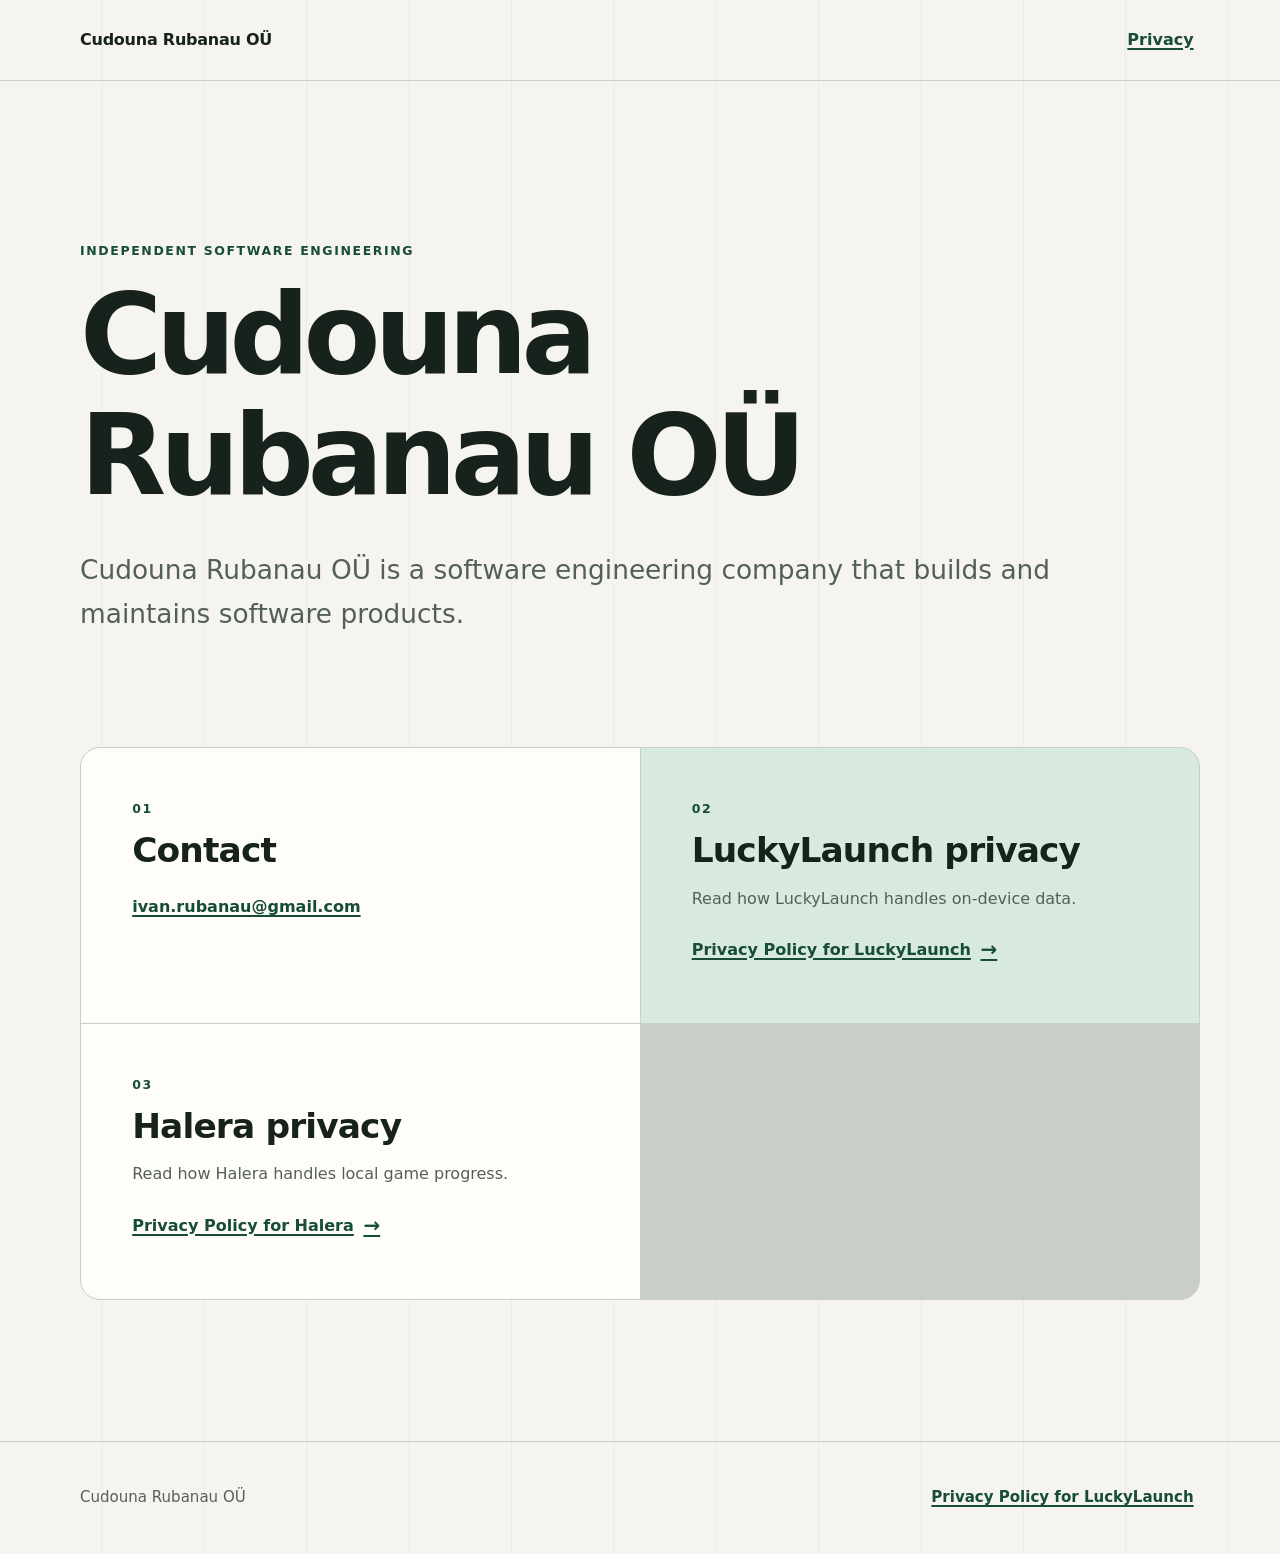
<file: site/index.html>
<!doctype html>
<html lang="en">
  <head>
    <meta charset="utf-8">
    <meta
      http-equiv="Content-Security-Policy"
      content="default-src 'none'; style-src 'self'; img-src 'self' data:; base-uri 'none'; form-action 'none'; object-src 'none'; script-src 'none'; connect-src 'none'; font-src 'none'; upgrade-insecure-requests"
    >
    <meta name="viewport" content="width=device-width, initial-scale=1">
    <meta
      name="description"
      content="Cudouna Rubanau OÜ is a software engineering company that builds and maintains software products."
    >
    <meta name="referrer" content="no-referrer">
    <title>Cudouna Rubanau OÜ — Software engineering</title>
    <link rel="canonical" href="https://steel5rat.github.io/">
    <link rel="icon" href="data:image/svg+xml,%3Csvg%20xmlns=%27http%3A%2F%2Fwww.w3.org%2F2000%2Fsvg%27%20viewBox=%270%200%2064%2064%27%3E%3Crect%20width=%2764%27%20height=%2764%27%20rx=%2714%27%20fill=%27%23164c39%27%2F%3E%3C%2Fsvg%3E">
    <link rel="stylesheet" href="styles.css">
  </head>
  <body>
    <a class="skip-link" href="#main-content">Skip to main content</a>

    <header class="site-header">
      <div class="shell header-inner">
        <a class="brand" href="./" aria-current="page">Cudouna Rubanau OÜ</a>
        <nav aria-label="Primary navigation">
          <a class="nav-link" href="privacy/">Privacy</a>
        </nav>
      </div>
    </header>

    <main id="main-content">
      <section class="hero shell" aria-labelledby="company-name">
        <p class="eyebrow">Independent software engineering</p>
        <h1 id="company-name">Cudouna Rubanau OÜ</h1>
        <p class="lede">Cudouna Rubanau OÜ is a software engineering company that builds and maintains software products.</p>
      </section>

      <div class="shell details-grid">
        <section class="panel" aria-labelledby="contact-heading">
          <p class="panel-number" aria-hidden="true">01</p>
          <h2 id="contact-heading">Contact</h2>
          <address>
            <a class="contact-link" href="mailto:ivan.rubanau@gmail.com">ivan.rubanau@gmail.com</a>
          </address>
        </section>

        <section class="panel panel-accent" aria-labelledby="privacy-heading">
          <p class="panel-number" aria-hidden="true">02</p>
          <h2 id="privacy-heading">LuckyLaunch privacy</h2>
          <p>Read how LuckyLaunch handles on-device data.</p>
          <a class="action-link" href="privacy/">Privacy Policy for LuckyLaunch</a>
        </section>
        <section class="panel" aria-labelledby="halera-privacy-heading">
          <p class="panel-number" aria-hidden="true">03</p>
          <h2 id="halera-privacy-heading">Halera privacy</h2>
          <p>Read how Halera handles local game progress.</p>
          <a class="action-link" href="halera/privacy/">Privacy Policy for Halera</a>
        </section>
      </div>
    </main>

    <footer class="site-footer">
      <div class="shell footer-inner">
        <p>Cudouna Rubanau OÜ</p>
        <a class="footer-link" href="privacy/">Privacy Policy for LuckyLaunch</a>
      </div>
    </footer>
  </body>
</html>
</file>
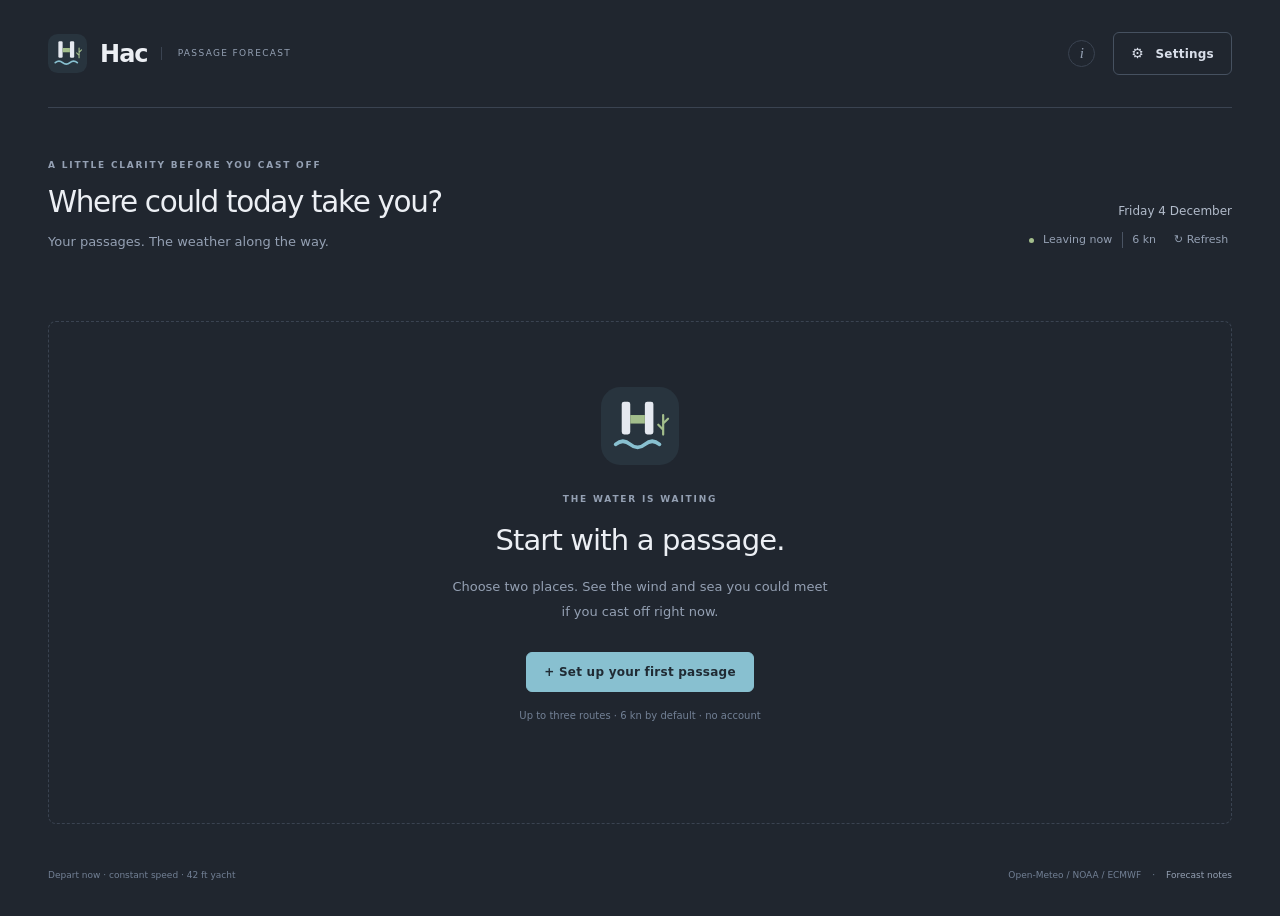
<file: site/hac/index.html>
<!doctype html>
<html lang="en">
  <head>
    <meta charset="UTF-8" />
    <meta name="viewport" content="width=device-width, initial-scale=1" />
    <meta name="color-scheme" content="dark" />
    <meta name="theme-color" content="#20262f" />
    <title>Hac · Passage forecast</title>
    <link rel="icon" href="./icon.svg" type="image/svg+xml" />
    <script type="module" crossorigin src="./assets/index-DP3_Y_m9.js"></script>
    <link rel="stylesheet" crossorigin href="./assets/index-CKVjDiPy.css">
  </head>
  <body>
    <div id="app"></div>
  </body>
</html>
</file>
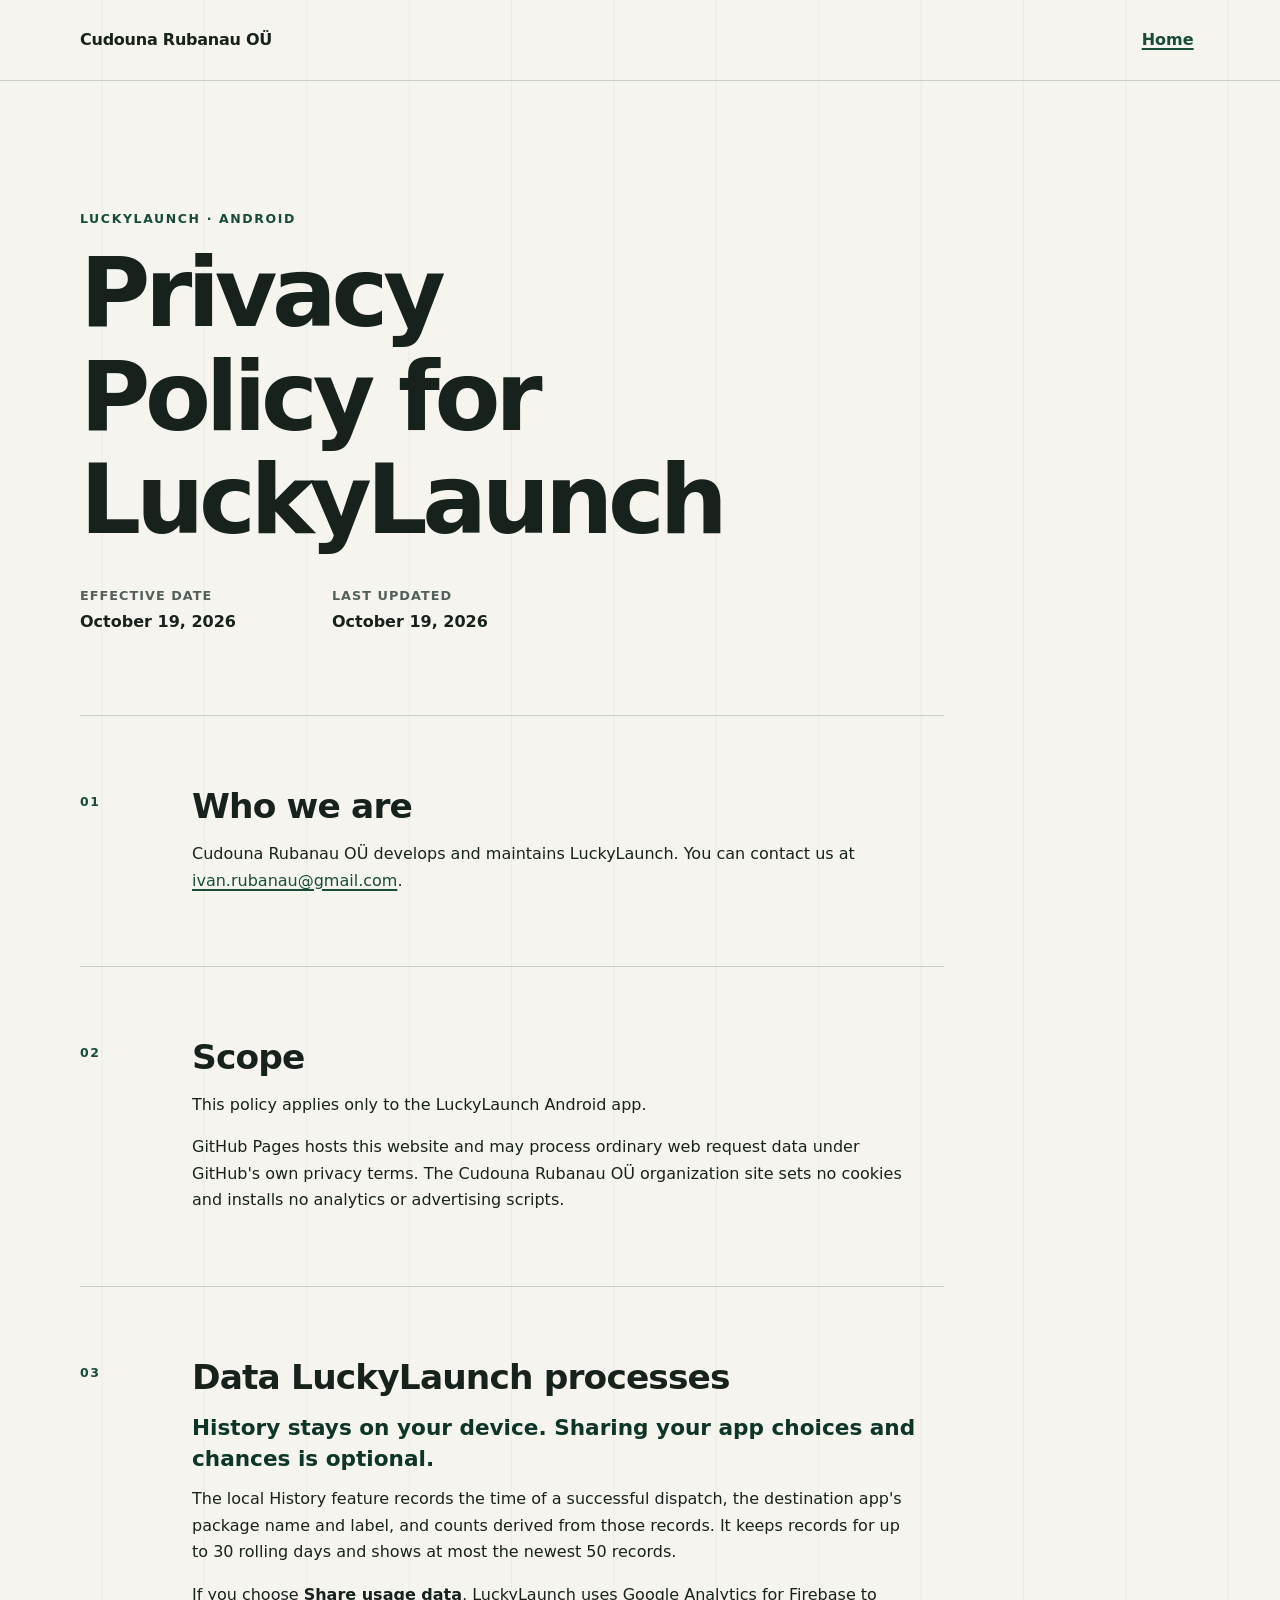
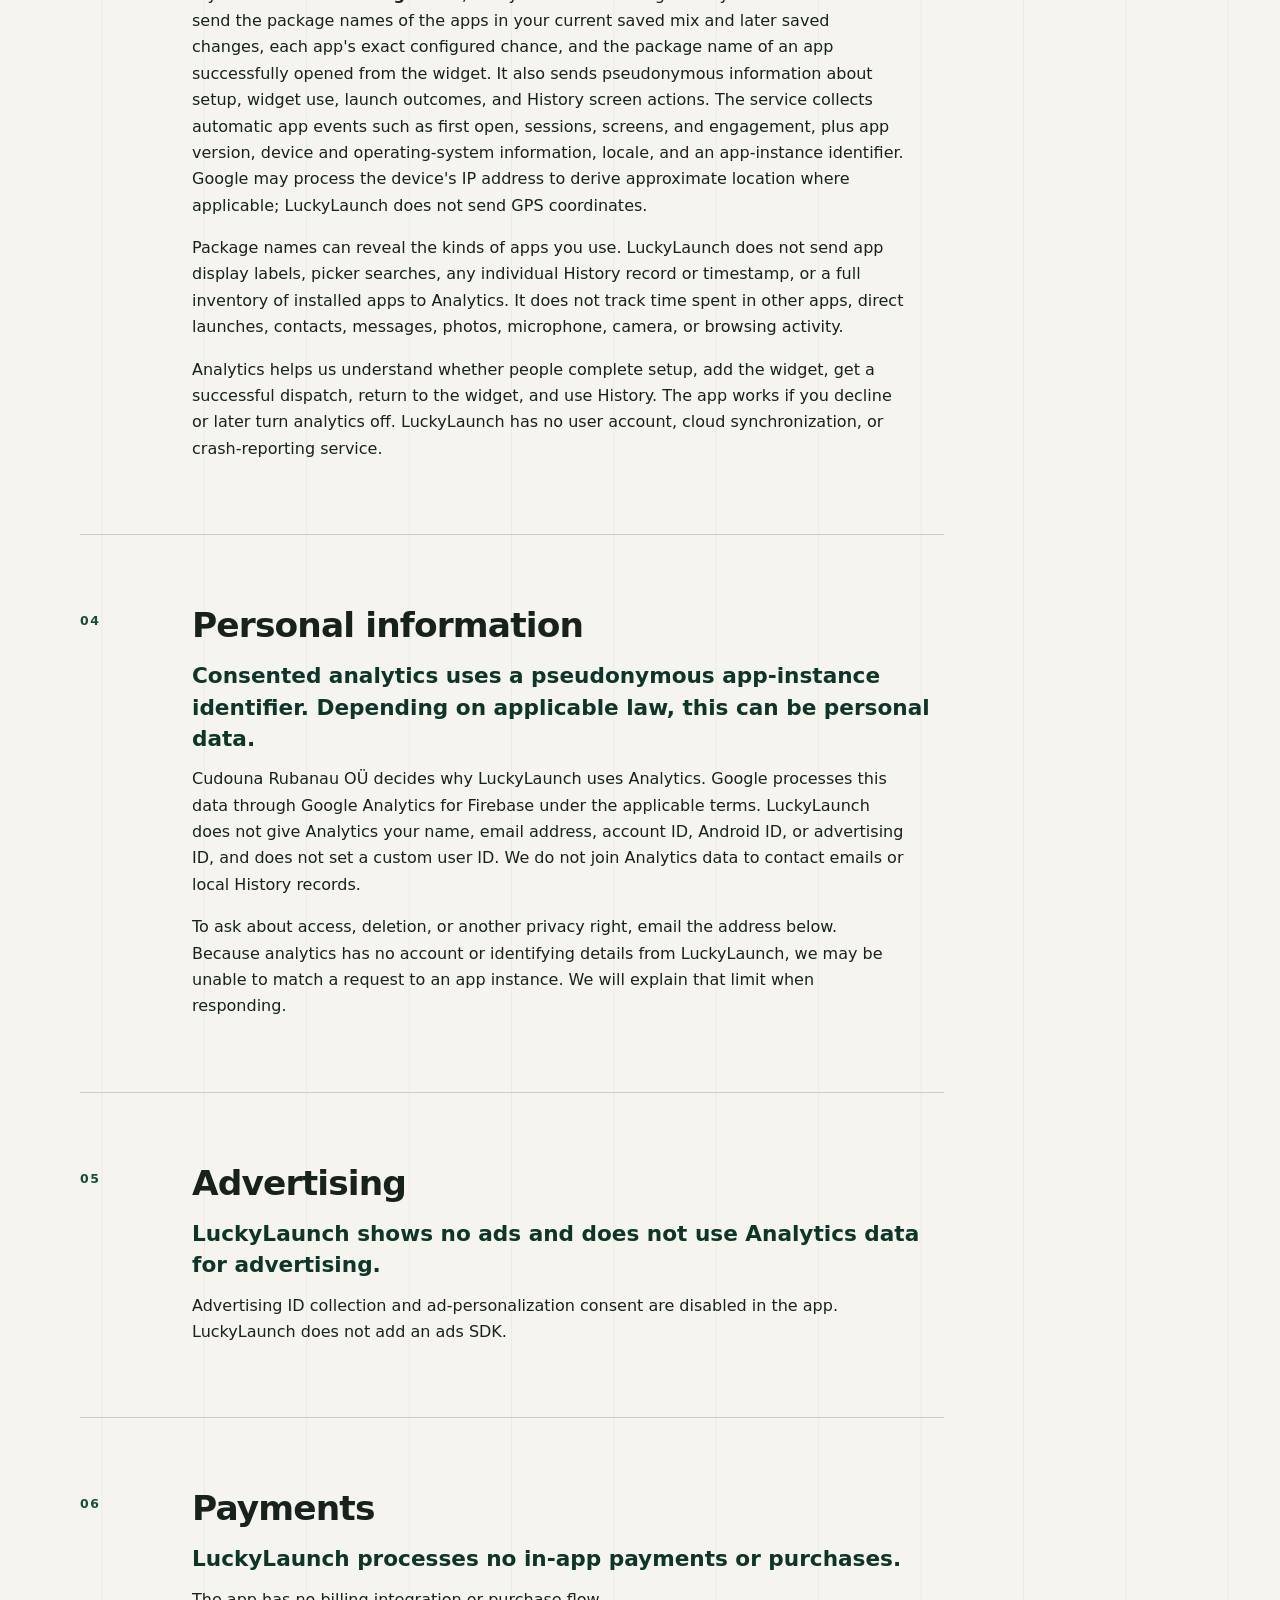
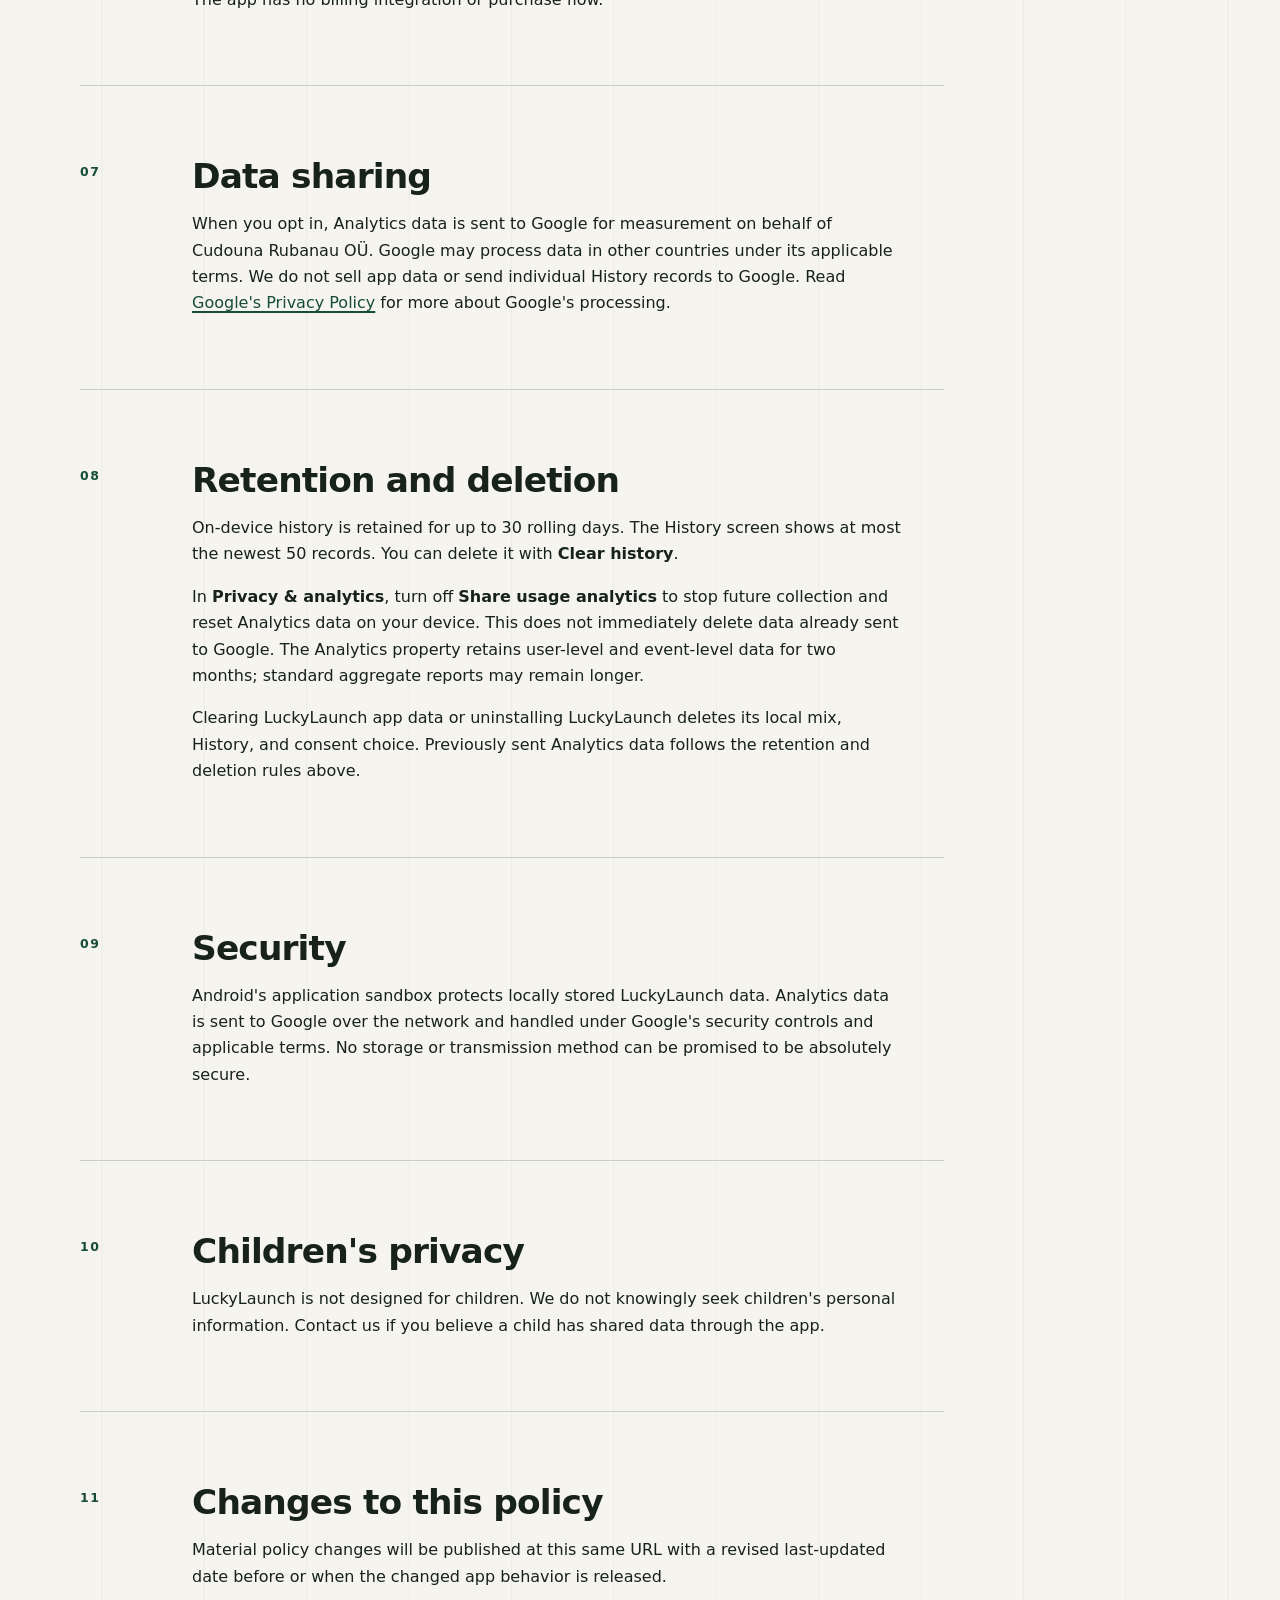
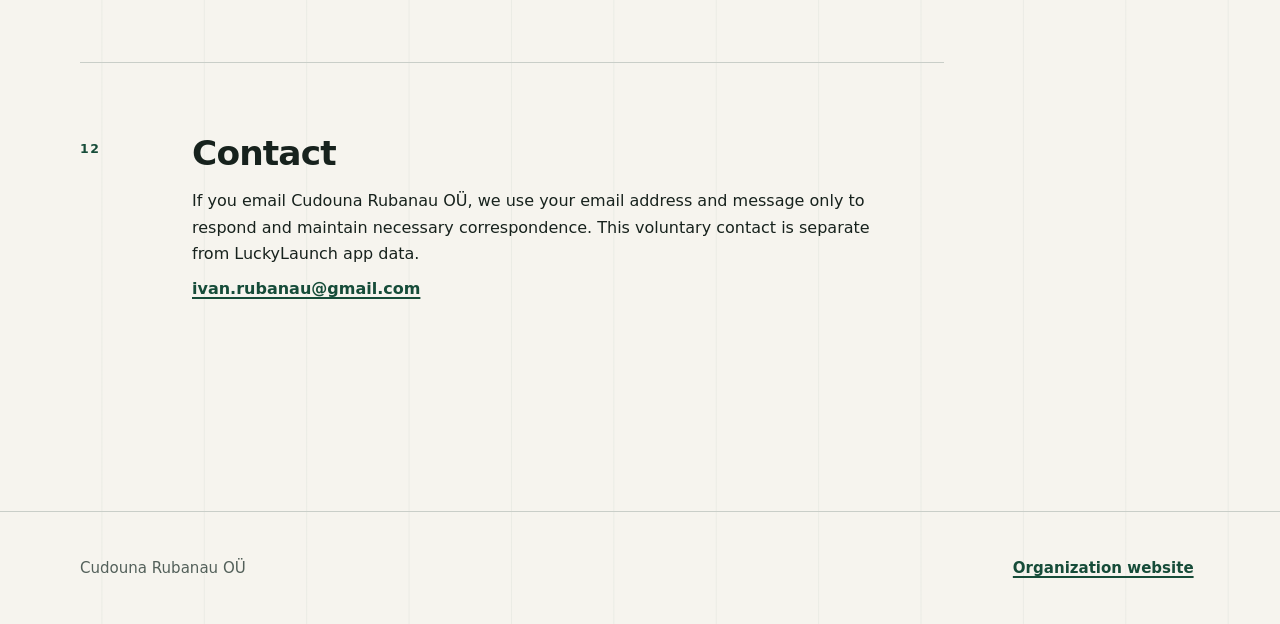
<file: site/privacy/index.html>
<!doctype html>
<html lang="en">
  <head>
    <meta charset="utf-8">
    <meta
      http-equiv="Content-Security-Policy"
      content="default-src 'none'; style-src 'self'; img-src 'self' data:; base-uri 'none'; form-action 'none'; object-src 'none'; script-src 'none'; connect-src 'none'; font-src 'none'; upgrade-insecure-requests"
    >
    <meta name="viewport" content="width=device-width, initial-scale=1">
    <meta
      name="description"
      content="Privacy Policy for the LuckyLaunch Android app by Cudouna Rubanau OÜ."
    >
    <meta name="referrer" content="no-referrer">
    <title>Privacy Policy for LuckyLaunch — Cudouna Rubanau OÜ</title>
    <link rel="canonical" href="https://steel5rat.github.io/privacy/">
    <link rel="icon" href="data:image/svg+xml,%3Csvg%20xmlns=%27http%3A%2F%2Fwww.w3.org%2F2000%2Fsvg%27%20viewBox=%270%200%2064%2064%27%3E%3Crect%20width=%2764%27%20height=%2764%27%20rx=%2714%27%20fill=%27%23164c39%27%2F%3E%3C%2Fsvg%3E">
    <link rel="stylesheet" href="../styles.css">
  </head>
  <body>
    <a class="skip-link" href="#main-content">Skip to main content</a>

    <header class="site-header">
      <div class="shell header-inner">
        <a class="brand" href="../">Cudouna Rubanau OÜ</a>
        <nav aria-label="Primary navigation">
          <a class="nav-link" href="../">Home</a>
        </nav>
      </div>
    </header>

    <main id="main-content" class="policy shell">
      <header class="policy-intro">
        <p class="eyebrow">LuckyLaunch · Android</p>
        <h1>Privacy Policy for LuckyLaunch</h1>
        <dl class="policy-dates">
          <div>
            <dt>Effective date</dt>
            <dd>October 19, 2026</dd>
          </div>
          <div>
            <dt>Last updated</dt>
            <dd>October 19, 2026</dd>
          </div>
        </dl>
      </header>

      <div class="policy-content">
        <section aria-labelledby="who-we-are">
          <p class="section-number" aria-hidden="true">01</p>
          <h2 id="who-we-are">Who we are</h2>
          <p>Cudouna Rubanau OÜ develops and maintains LuckyLaunch. You can contact us at <a href="mailto:ivan.rubanau@gmail.com">ivan.rubanau@gmail.com</a>.</p>
        </section>

        <section aria-labelledby="scope">
          <p class="section-number" aria-hidden="true">02</p>
          <h2 id="scope">Scope</h2>
          <p>This policy applies only to the LuckyLaunch Android app.</p>
          <p>GitHub Pages hosts this website and may process ordinary web request data under GitHub's own privacy terms. The Cudouna Rubanau OÜ organization site sets no cookies and installs no analytics or advertising scripts.</p>
        </section>

        <section aria-labelledby="data-processing">
          <p class="section-number" aria-hidden="true">03</p>
          <h2 id="data-processing">Data LuckyLaunch processes</h2>
          <p class="key-statement">History stays on your device. Sharing your app choices and chances is optional.</p>
          <p>The local History feature records the time of a successful dispatch, the destination app's package name and label, and counts derived from those records. It keeps records for up to 30 rolling days and shows at most the newest 50 records.</p>
          <p>If you choose <strong>Share usage data</strong>, LuckyLaunch uses Google Analytics for Firebase to send the package names of the apps in your current saved mix and later saved changes, each app's exact configured chance, and the package name of an app successfully opened from the widget. It also sends pseudonymous information about setup, widget use, launch outcomes, and History screen actions. The service collects automatic app events such as first open, sessions, screens, and engagement, plus app version, device and operating-system information, locale, and an app-instance identifier. Google may process the device's IP address to derive approximate location where applicable; LuckyLaunch does not send GPS coordinates.</p>
          <p>Package names can reveal the kinds of apps you use. LuckyLaunch does not send app display labels, picker searches, any individual History record or timestamp, or a full inventory of installed apps to Analytics. It does not track time spent in other apps, direct launches, contacts, messages, photos, microphone, camera, or browsing activity.</p>
          <p>Analytics helps us understand whether people complete setup, add the widget, get a successful dispatch, return to the widget, and use History. The app works if you decline or later turn analytics off. LuckyLaunch has no user account, cloud synchronization, or crash-reporting service.</p>
        </section>

        <section aria-labelledby="personal-information">
          <p class="section-number" aria-hidden="true">04</p>
          <h2 id="personal-information">Personal information</h2>
          <p class="key-statement">Consented analytics uses a pseudonymous app-instance identifier. Depending on applicable law, this can be personal data.</p>
          <p>Cudouna Rubanau OÜ decides why LuckyLaunch uses Analytics. Google processes this data through Google Analytics for Firebase under the applicable terms. LuckyLaunch does not give Analytics your name, email address, account ID, Android ID, or advertising ID, and does not set a custom user ID. We do not join Analytics data to contact emails or local History records.</p>
          <p>To ask about access, deletion, or another privacy right, email the address below. Because analytics has no account or identifying details from LuckyLaunch, we may be unable to match a request to an app instance. We will explain that limit when responding.</p>
        </section>

        <section aria-labelledby="advertising">
          <p class="section-number" aria-hidden="true">05</p>
          <h2 id="advertising">Advertising</h2>
          <p class="key-statement">LuckyLaunch shows no ads and does not use Analytics data for advertising.</p>
          <p>Advertising ID collection and ad-personalization consent are disabled in the app. LuckyLaunch does not add an ads SDK.</p>
        </section>

        <section aria-labelledby="payments">
          <p class="section-number" aria-hidden="true">06</p>
          <h2 id="payments">Payments</h2>
          <p class="key-statement">LuckyLaunch processes no in-app payments or purchases.</p>
          <p>The app has no billing integration or purchase flow.</p>
        </section>

        <section aria-labelledby="data-sharing">
          <p class="section-number" aria-hidden="true">07</p>
          <h2 id="data-sharing">Data sharing</h2>
          <p>When you opt in, Analytics data is sent to Google for measurement on behalf of Cudouna Rubanau OÜ. Google may process data in other countries under its applicable terms. We do not sell app data or send individual History records to Google. Read <a href="https://policies.google.com/privacy">Google's Privacy Policy</a> for more about Google's processing.</p>
        </section>

        <section aria-labelledby="retention">
          <p class="section-number" aria-hidden="true">08</p>
          <h2 id="retention">Retention and deletion</h2>
          <p>On-device history is retained for up to 30 rolling days. The History screen shows at most the newest 50 records. You can delete it with <strong>Clear history</strong>.</p>
          <p>In <strong>Privacy &amp; analytics</strong>, turn off <strong>Share usage analytics</strong> to stop future collection and reset Analytics data on your device. This does not immediately delete data already sent to Google. The Analytics property retains user-level and event-level data for two months; standard aggregate reports may remain longer.</p>
          <p>Clearing LuckyLaunch app data or uninstalling LuckyLaunch deletes its local mix, History, and consent choice. Previously sent Analytics data follows the retention and deletion rules above.</p>
        </section>

        <section aria-labelledby="security">
          <p class="section-number" aria-hidden="true">09</p>
          <h2 id="security">Security</h2>
          <p>Android's application sandbox protects locally stored LuckyLaunch data. Analytics data is sent to Google over the network and handled under Google's security controls and applicable terms. No storage or transmission method can be promised to be absolutely secure.</p>
        </section>

        <section aria-labelledby="children">
          <p class="section-number" aria-hidden="true">10</p>
          <h2 id="children">Children's privacy</h2>
          <p>LuckyLaunch is not designed for children. We do not knowingly seek children's personal information. Contact us if you believe a child has shared data through the app.</p>
        </section>

        <section aria-labelledby="changes">
          <p class="section-number" aria-hidden="true">11</p>
          <h2 id="changes">Changes to this policy</h2>
          <p>Material policy changes will be published at this same URL with a revised last-updated date before or when the changed app behavior is released.</p>
        </section>

        <section aria-labelledby="contact">
          <p class="section-number" aria-hidden="true">12</p>
          <h2 id="contact">Contact</h2>
          <p>If you email Cudouna Rubanau OÜ, we use your email address and message only to respond and maintain necessary correspondence. This voluntary contact is separate from LuckyLaunch app data.</p>
          <address>
            <a class="contact-link" href="mailto:ivan.rubanau@gmail.com">ivan.rubanau@gmail.com</a>
          </address>
        </section>
      </div>
    </main>

    <footer class="site-footer">
      <div class="shell footer-inner">
        <p>Cudouna Rubanau OÜ</p>
        <a class="footer-link" href="../">Organization website</a>
      </div>
    </footer>
  </body>
</html>
</file>
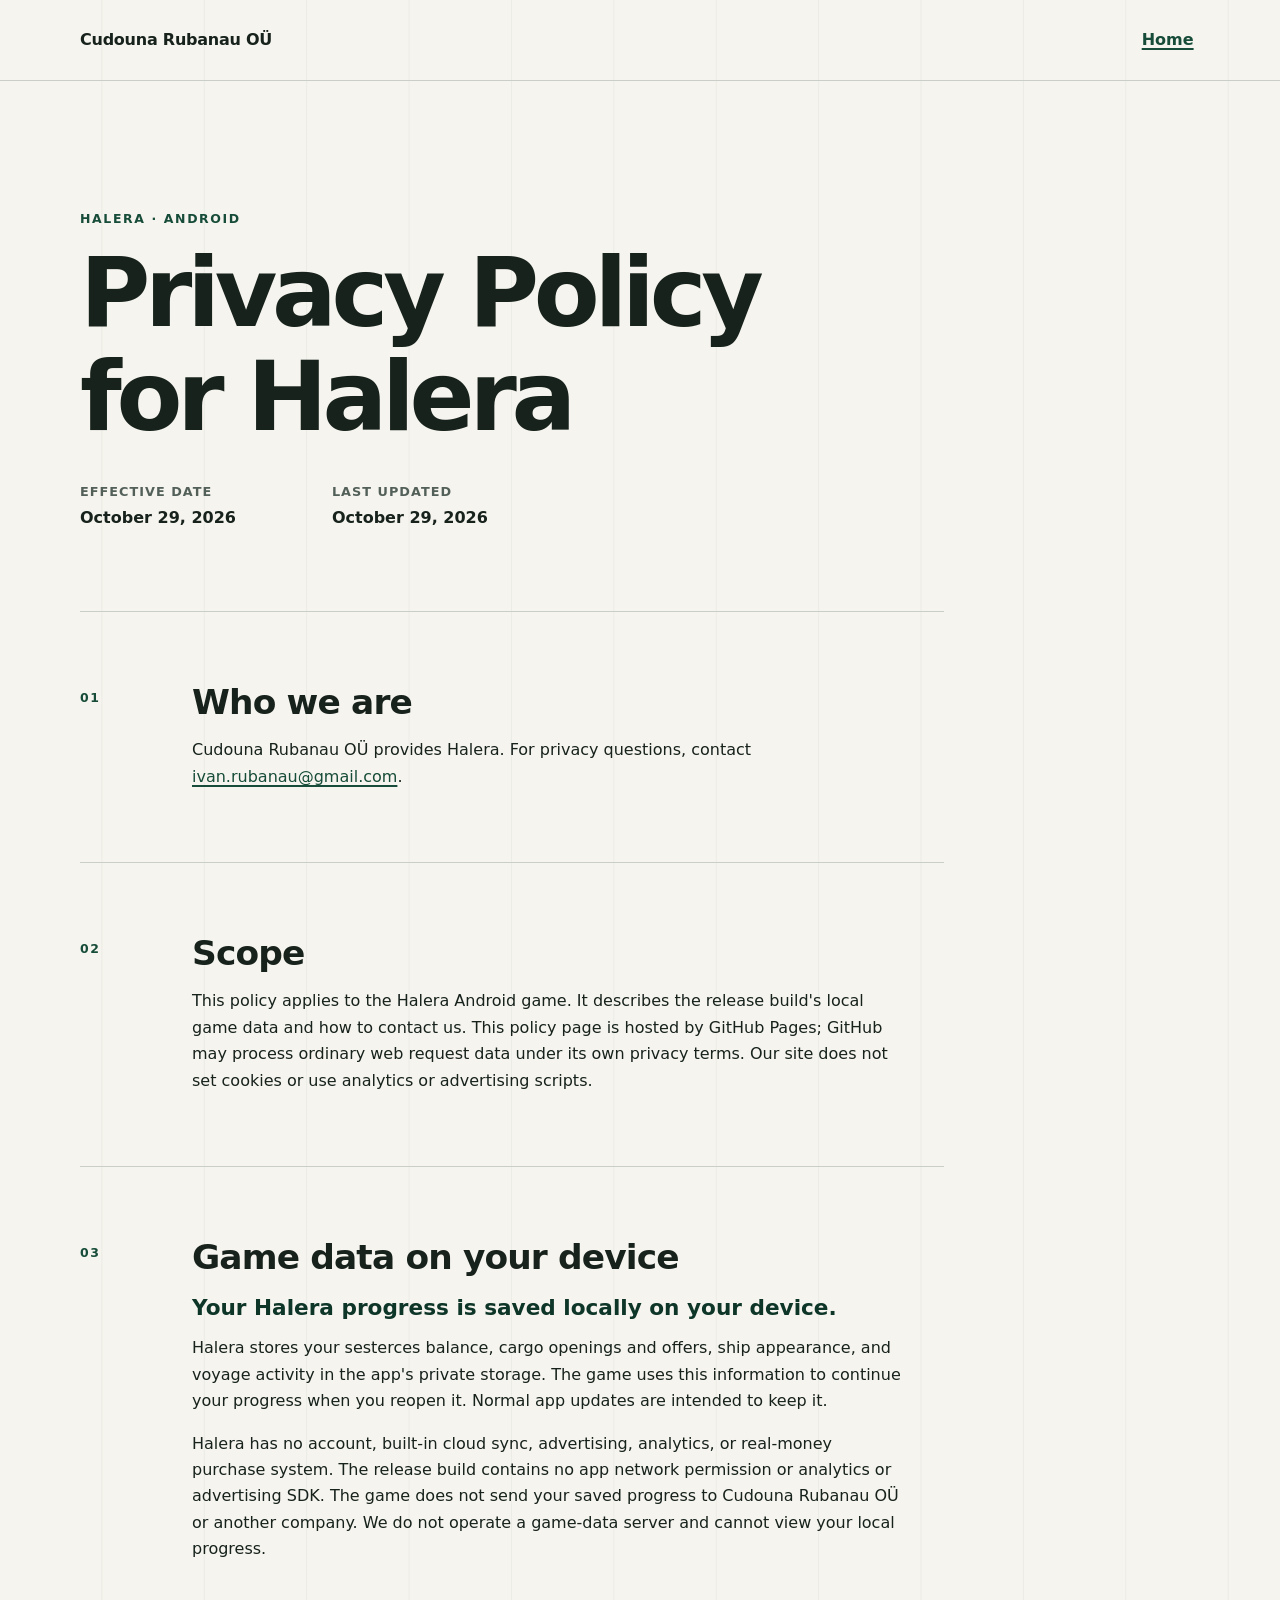
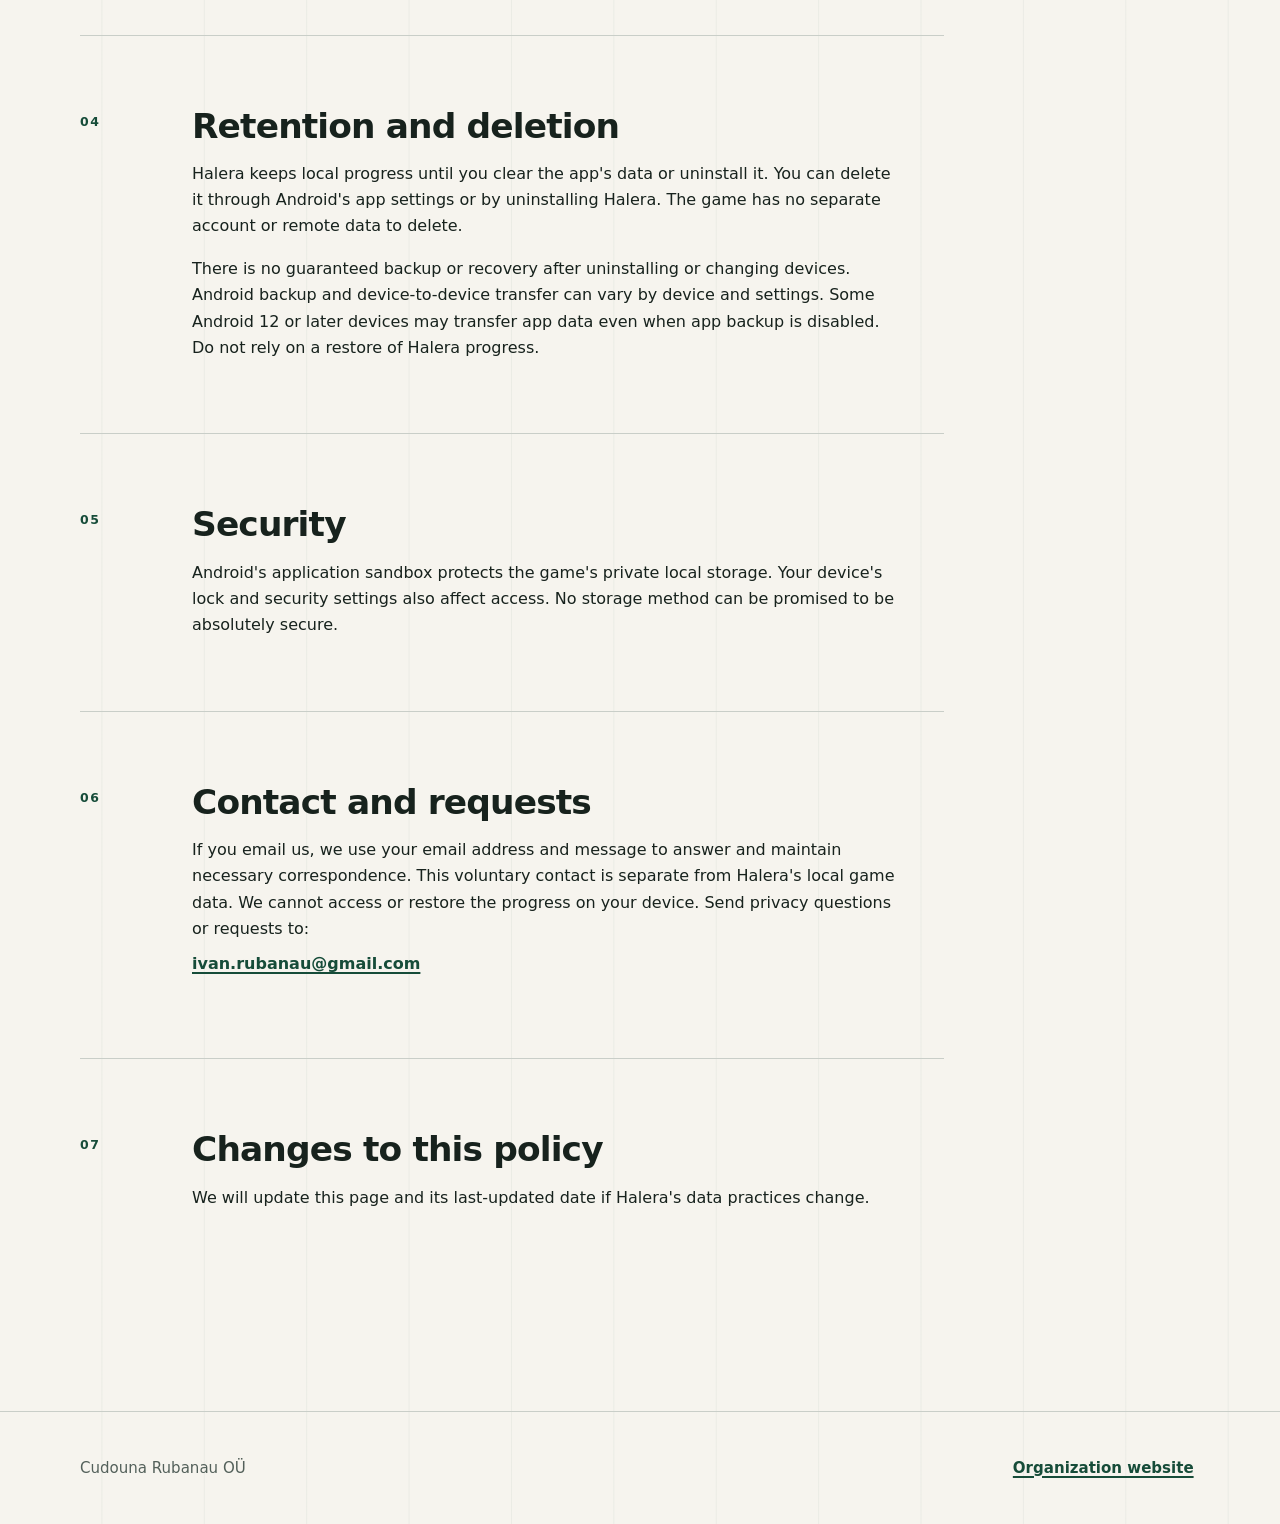
<file: site/halera/privacy/index.html>
<!doctype html>
<html lang="en">
  <head>
    <meta charset="utf-8">
    <meta http-equiv="Content-Security-Policy" content="default-src 'none'; style-src 'self'; img-src 'self' data:; base-uri 'none'; form-action 'none'; object-src 'none'; script-src 'none'; connect-src 'none'; font-src 'none'; upgrade-insecure-requests">
    <meta name="viewport" content="width=device-width, initial-scale=1">
    <meta name="description" content="Privacy Policy for the Halera Android game by Cudouna Rubanau OÜ.">
    <meta name="referrer" content="no-referrer">
    <title>Privacy Policy for Halera — Cudouna Rubanau OÜ</title>
    <link rel="canonical" href="https://steel5rat.github.io/halera/privacy/">
    <link rel="icon" href="data:image/svg+xml,%3Csvg%20xmlns=%27http%3A%2F%2Fwww.w3.org%2F2000%2Fsvg%27%20viewBox=%270%200%2064%2064%27%3E%3Crect%20width=%2764%27%20height=%2764%27%20rx=%2714%27%20fill=%27%23164c39%27%2F%3E%3C%2Fsvg%3E">
    <link rel="stylesheet" href="../../styles.css">
  </head>
  <body>
    <a class="skip-link" href="#main-content">Skip to main content</a>
    <header class="site-header">
      <div class="shell header-inner">
        <a class="brand" href="../../">Cudouna Rubanau OÜ</a>
        <nav aria-label="Primary navigation"><a class="nav-link" href="../../">Home</a></nav>
      </div>
    </header>
    <main id="main-content" class="policy shell">
      <header class="policy-intro">
        <p class="eyebrow">Halera · Android</p>
        <h1>Privacy Policy for Halera</h1>
        <dl class="policy-dates">
          <div><dt>Effective date</dt><dd>October 29, 2026</dd></div>
          <div><dt>Last updated</dt><dd>October 29, 2026</dd></div>
        </dl>
      </header>
      <div class="policy-content">
        <section aria-labelledby="who-we-are">
          <p class="section-number" aria-hidden="true">01</p>
          <h2 id="who-we-are">Who we are</h2>
          <p>Cudouna Rubanau OÜ provides Halera. For privacy questions, contact <a href="mailto:ivan.rubanau@gmail.com">ivan.rubanau@gmail.com</a>.</p>
        </section>
        <section aria-labelledby="scope">
          <p class="section-number" aria-hidden="true">02</p>
          <h2 id="scope">Scope</h2>
          <p>This policy applies to the Halera Android game. It describes the release build's local game data and how to contact us. This policy page is hosted by GitHub Pages; GitHub may process ordinary web request data under its own privacy terms. Our site does not set cookies or use analytics or advertising scripts.</p>
        </section>
        <section aria-labelledby="game-data">
          <p class="section-number" aria-hidden="true">03</p>
          <h2 id="game-data">Game data on your device</h2>
          <p class="key-statement">Your Halera progress is saved locally on your device.</p>
          <p>Halera stores your sesterces balance, cargo openings and offers, ship appearance, and voyage activity in the app's private storage. The game uses this information to continue your progress when you reopen it. Normal app updates are intended to keep it.</p>
          <p>Halera has no account, built-in cloud sync, advertising, analytics, or real-money purchase system. The release build contains no app network permission or analytics or advertising SDK. The game does not send your saved progress to Cudouna Rubanau OÜ or another company. We do not operate a game-data server and cannot view your local progress.</p>
        </section>
        <section aria-labelledby="retention">
          <p class="section-number" aria-hidden="true">04</p>
          <h2 id="retention">Retention and deletion</h2>
          <p>Halera keeps local progress until you clear the app's data or uninstall it. You can delete it through Android's app settings or by uninstalling Halera. The game has no separate account or remote data to delete.</p>
          <p>There is no guaranteed backup or recovery after uninstalling or changing devices. Android backup and device-to-device transfer can vary by device and settings. Some Android 12 or later devices may transfer app data even when app backup is disabled. Do not rely on a restore of Halera progress.</p>
        </section>
        <section aria-labelledby="security">
          <p class="section-number" aria-hidden="true">05</p>
          <h2 id="security">Security</h2>
          <p>Android's application sandbox protects the game's private local storage. Your device's lock and security settings also affect access. No storage method can be promised to be absolutely secure.</p>
        </section>
        <section aria-labelledby="contact">
          <p class="section-number" aria-hidden="true">06</p>
          <h2 id="contact">Contact and requests</h2>
          <p>If you email us, we use your email address and message to answer and maintain necessary correspondence. This voluntary contact is separate from Halera's local game data. We cannot access or restore the progress on your device. Send privacy questions or requests to:</p>
          <address><a class="contact-link" href="mailto:ivan.rubanau@gmail.com">ivan.rubanau@gmail.com</a></address>
        </section>
        <section aria-labelledby="changes">
          <p class="section-number" aria-hidden="true">07</p>
          <h2 id="changes">Changes to this policy</h2>
          <p>We will update this page and its last-updated date if Halera's data practices change.</p>
        </section>
      </div>
    </main>
    <footer class="site-footer">
      <div class="shell footer-inner">
        <p>Cudouna Rubanau OÜ</p>
        <a class="footer-link" href="../../">Organization website</a>
      </div>
    </footer>
  </body>
</html>
</file>
<file: site/styles.css>
:root {
  color-scheme: light;
  --ink: #17221d;
  --muted: #53605a;
  --paper: #f6f4ee;
  --surface: #fffdf7;
  --line: #c9cec8;
  --forest: #164c39;
  --forest-dark: #0d3528;
  --mint: #d8e9de;
  --focus: #b74200;
  font-family: Inter, ui-sans-serif, system-ui, -apple-system, BlinkMacSystemFont, "Segoe UI", sans-serif;
  font-size: 16px;
  line-height: 1.65;
  text-rendering: optimizeLegibility;
}

* {
  box-sizing: border-box;
}

html {
  background: var(--paper);
  color: var(--ink);
}

body {
  min-width: 0;
  margin: 0;
  background:
    linear-gradient(90deg, transparent calc(100% - 1px), rgba(22, 76, 57, 0.05) 1px) 0 0 / min(8vw, 7rem) 100%,
    var(--paper);
}

a {
  color: var(--forest);
  text-decoration-thickness: 0.1em;
  text-underline-offset: 0.18em;
}

a:hover {
  color: var(--forest-dark);
  text-decoration-thickness: 0.15em;
}

a:focus-visible {
  border-radius: 0.15rem;
  outline: 3px solid var(--focus);
  outline-offset: 4px;
}

.skip-link {
  position: absolute;
  z-index: 10;
  top: 0.75rem;
  left: 0.75rem;
  padding: 0.7rem 1rem;
  background: var(--ink);
  color: white;
  transform: translateY(-200%);
}

.skip-link:focus {
  transform: translateY(0);
}

.shell {
  width: min(100% - 2.5rem, 70rem);
  margin-inline: auto;
}

.site-header {
  border-bottom: 1px solid var(--line);
}

.header-inner,
.footer-inner {
  display: flex;
  align-items: center;
  justify-content: space-between;
  gap: 1rem;
}

.header-inner {
  min-height: 5rem;
}

.brand {
  color: var(--ink);
  font-weight: 750;
  letter-spacing: -0.015em;
  text-decoration: none;
}

.nav-link,
.footer-link {
  display: inline-flex;
  min-height: 44px;
  align-items: center;
  padding-inline: 0.4rem;
  font-weight: 650;
}

.hero {
  padding-block: clamp(5rem, 13vw, 10rem) clamp(4rem, 9vw, 7rem);
}

.eyebrow,
.panel-number,
.section-number {
  color: var(--forest);
  font-size: 0.78rem;
  font-weight: 800;
  letter-spacing: 0.13em;
  text-transform: uppercase;
}

h1,
h2,
p,
dl {
  margin-top: 0;
}

h1,
h2 {
  line-height: 1.08;
  text-wrap: balance;
}

h1 {
  max-width: 13ch;
  margin-bottom: 2rem;
  font-size: clamp(3rem, 9vw, 7rem);
  letter-spacing: -0.055em;
}

h2 {
  margin-bottom: 1rem;
  font-size: clamp(1.55rem, 3vw, 2.15rem);
  letter-spacing: -0.025em;
}

.lede {
  max-width: 61ch;
  margin-bottom: 0;
  color: var(--muted);
  font-size: clamp(1.2rem, 2.5vw, 1.65rem);
}

.details-grid {
  display: grid;
  grid-template-columns: repeat(2, minmax(0, 1fr));
  gap: 1px;
  margin-bottom: clamp(5rem, 11vw, 9rem);
  overflow: hidden;
  border: 1px solid var(--line);
  border-radius: 1.25rem;
  background: var(--line);
}

.panel {
  min-width: 0;
  padding: clamp(1.75rem, 4vw, 3.25rem);
  background: var(--surface);
}

.panel-accent {
  background: var(--mint);
}

.panel p:not(.panel-number) {
  max-width: 40ch;
  color: var(--muted);
}

address {
  font-style: normal;
}

.contact-link,
.action-link {
  display: inline-flex;
  min-height: 44px;
  max-width: 100%;
  align-items: center;
  overflow-wrap: anywhere;
  font-weight: 750;
}

.action-link::after {
  content: "\2192";
  padding-left: 0.6rem;
  font-size: 1.25em;
}

.site-footer {
  border-top: 1px solid var(--line);
}

.footer-inner {
  min-height: 7rem;
  color: var(--muted);
  font-size: 0.94rem;
}

.footer-inner p {
  margin-bottom: 0;
}

.policy {
  padding-block: clamp(4rem, 10vw, 8rem);
}

.policy-intro {
  max-width: 54rem;
  padding-bottom: clamp(3rem, 7vw, 5rem);
  border-bottom: 1px solid var(--line);
}

.policy-intro h1 {
  max-width: 12ch;
  font-size: clamp(2.8rem, 8vw, 6rem);
}

.policy-dates {
  display: flex;
  flex-wrap: wrap;
  gap: 1.25rem clamp(2.5rem, 8vw, 6rem);
  margin-bottom: 0;
}

.policy-dates div {
  display: grid;
  gap: 0.15rem;
}

.policy-dates dt {
  color: var(--muted);
  font-size: 0.8rem;
  font-weight: 750;
  letter-spacing: 0.08em;
  text-transform: uppercase;
}

.policy-dates dd {
  margin: 0;
  font-weight: 700;
}

.policy-content {
  max-width: 54rem;
}

.policy-content section {
  position: relative;
  padding-block: clamp(3rem, 6vw, 4.5rem);
  padding-left: clamp(0rem, 9vw, 7rem);
  border-bottom: 1px solid var(--line);
}

.policy-content section:last-child {
  border-bottom: 0;
}

.section-number {
  position: absolute;
  top: clamp(3.25rem, 6.5vw, 4.75rem);
  left: 0;
}

.policy-content p {
  max-width: 70ch;
}

.policy-content p:last-of-type {
  margin-bottom: 0;
}

.key-statement {
  margin-bottom: 0.75rem;
  color: var(--forest-dark);
  font-size: clamp(1.15rem, 2.2vw, 1.35rem);
  font-weight: 750;
  line-height: 1.45;
}

.qualification {
  padding-left: 1rem;
  border-left: 3px solid var(--forest);
  color: var(--muted);
}

strong {
  font-weight: 800;
}

@media (max-width: 44rem) {
  .details-grid {
    grid-template-columns: 1fr;
  }

  .policy-content section {
    padding-left: 0;
  }

  .section-number {
    position: static;
    margin-bottom: 0.75rem;
  }
}

@media (max-width: 30rem) {
  .shell {
    width: min(100% - 2rem, 70rem);
  }

  .header-inner,
  .footer-inner {
    align-items: flex-start;
    flex-direction: column;
    justify-content: center;
    padding-block: 1.1rem;
  }

  .footer-inner {
    gap: 0.35rem;
  }

  h1 {
    overflow-wrap: break-word;
  }
}

@media (prefers-contrast: more) {
  :root {
    --muted: #303934;
    --line: #68726c;
  }
}

@media print {
  body {
    background: white;
  }

  .site-header,
  .site-footer,
  .skip-link {
    display: none;
  }

  .policy {
    padding-block: 0;
  }
}
</file>
<file: site/hac/assets/index-CKVjDiPy.css>
.leaflet-pane,.leaflet-tile,.leaflet-marker-icon,.leaflet-marker-shadow,.leaflet-tile-container,.leaflet-pane>svg,.leaflet-pane>canvas,.leaflet-zoom-box,.leaflet-image-layer,.leaflet-layer{position:absolute;top:0;left:0}.leaflet-container{overflow:hidden}.leaflet-tile,.leaflet-marker-icon,.leaflet-marker-shadow{-webkit-user-select:none;user-select:none;-webkit-user-drag:none}.leaflet-tile::selection{background:0 0}.leaflet-safari .leaflet-tile{image-rendering:-webkit-optimize-contrast}.leaflet-safari .leaflet-tile-container{-webkit-transform-origin:0 0;width:1600px;height:1600px}.leaflet-marker-icon,.leaflet-marker-shadow{display:block}.leaflet-container .leaflet-overlay-pane svg{max-width:none!important;max-height:none!important}.leaflet-container .leaflet-marker-pane img,.leaflet-container .leaflet-shadow-pane img,.leaflet-container .leaflet-tile-pane img,.leaflet-container img.leaflet-image-layer,.leaflet-container .leaflet-tile{width:auto;padding:0;max-width:none!important;max-height:none!important}.leaflet-container img.leaflet-tile{mix-blend-mode:plus-lighter}.leaflet-container.leaflet-touch-zoom{-ms-touch-action:pan-x pan-y;touch-action:pan-x pan-y}.leaflet-container.leaflet-touch-drag{-ms-touch-action:pinch-zoom;touch-action:none;touch-action:pinch-zoom}.leaflet-container.leaflet-touch-drag.leaflet-touch-zoom{-ms-touch-action:none;touch-action:none}.leaflet-container{-webkit-tap-highlight-color:transparent}.leaflet-container a{-webkit-tap-highlight-color:#33b5e566}.leaflet-tile{filter:inherit;visibility:hidden}.leaflet-tile-loaded{visibility:inherit}.leaflet-zoom-box{box-sizing:border-box;z-index:800;width:0;height:0}.leaflet-overlay-pane svg{-moz-user-select:none}.leaflet-pane{z-index:400}.leaflet-tile-pane{z-index:200}.leaflet-overlay-pane{z-index:400}.leaflet-shadow-pane{z-index:500}.leaflet-marker-pane{z-index:600}.leaflet-tooltip-pane{z-index:650}.leaflet-popup-pane{z-index:700}.leaflet-map-pane canvas{z-index:100}.leaflet-map-pane svg{z-index:200}.leaflet-vml-shape{width:1px;height:1px}.lvml{behavior:url(#default#VML);display:inline-block;position:absolute}.leaflet-control{z-index:800;pointer-events:visiblePainted;pointer-events:auto;position:relative}.leaflet-top,.leaflet-bottom{z-index:1000;pointer-events:none;position:absolute}.leaflet-top{top:0}.leaflet-right{right:0}.leaflet-bottom{bottom:0}.leaflet-left{left:0}.leaflet-control{float:left;clear:both}.leaflet-right .leaflet-control{float:right}.leaflet-top .leaflet-control{margin-top:10px}.leaflet-bottom .leaflet-control{margin-bottom:10px}.leaflet-left .leaflet-control{margin-left:10px}.leaflet-right .leaflet-control{margin-right:10px}.leaflet-fade-anim .leaflet-popup{opacity:0;transition:opacity .2s linear}.leaflet-fade-anim .leaflet-map-pane .leaflet-popup{opacity:1}.leaflet-zoom-animated{transform-origin:0 0}svg.leaflet-zoom-animated{will-change:transform}.leaflet-zoom-anim .leaflet-zoom-animated{-webkit-transition:-webkit-transform .25s cubic-bezier(0,0,.25,1);-moz-transition:-moz-transform .25s cubic-bezier(0,0,.25,1);transition:transform .25s cubic-bezier(0,0,.25,1)}.leaflet-zoom-anim .leaflet-tile,.leaflet-pan-anim .leaflet-tile{transition:none}.leaflet-zoom-anim .leaflet-zoom-hide{visibility:hidden}.leaflet-interactive{cursor:pointer}.leaflet-grab{cursor:-webkit-grab;cursor:-moz-grab;cursor:grab}.leaflet-crosshair,.leaflet-crosshair .leaflet-interactive{cursor:crosshair}.leaflet-popup-pane,.leaflet-control{cursor:auto}.leaflet-dragging .leaflet-grab,.leaflet-dragging .leaflet-grab .leaflet-interactive,.leaflet-dragging .leaflet-marker-draggable{cursor:move;cursor:-webkit-grabbing;cursor:-moz-grabbing;cursor:grabbing}.leaflet-marker-icon,.leaflet-marker-shadow,.leaflet-image-layer,.leaflet-pane>svg path,.leaflet-tile-container{pointer-events:none}.leaflet-marker-icon.leaflet-interactive,.leaflet-image-layer.leaflet-interactive,.leaflet-pane>svg path.leaflet-interactive,svg.leaflet-image-layer.leaflet-interactive path{pointer-events:visiblePainted;pointer-events:auto}.leaflet-container{outline-offset:1px;background:#ddd}.leaflet-container a{color:#0078a8}.leaflet-zoom-box{background:#ffffff80;border:2px dotted #38f}.leaflet-container{font-family:Helvetica Neue,Arial,Helvetica,sans-serif;font-size:.75rem;line-height:1.5}.leaflet-bar{border-radius:4px;box-shadow:0 1px 5px #000000a6}.leaflet-bar a{text-align:center;color:#000;background-color:#fff;border-bottom:1px solid #ccc;width:26px;height:26px;line-height:26px;text-decoration:none;display:block}.leaflet-bar a,.leaflet-control-layers-toggle{background-position:50%;background-repeat:no-repeat;display:block}.leaflet-bar a:hover,.leaflet-bar a:focus{background-color:#f4f4f4}.leaflet-bar a:first-child{border-top-left-radius:4px;border-top-right-radius:4px}.leaflet-bar a:last-child{border-bottom:none;border-bottom-right-radius:4px;border-bottom-left-radius:4px}.leaflet-bar a.leaflet-disabled{cursor:default;color:#bbb;background-color:#f4f4f4}.leaflet-touch .leaflet-bar a{width:30px;height:30px;line-height:30px}.leaflet-touch .leaflet-bar a:first-child{border-top-left-radius:2px;border-top-right-radius:2px}.leaflet-touch .leaflet-bar a:last-child{border-bottom-right-radius:2px;border-bottom-left-radius:2px}.leaflet-control-zoom-in,.leaflet-control-zoom-out{text-indent:1px;font:700 18px Lucida Console,Monaco,monospace}.leaflet-touch .leaflet-control-zoom-in,.leaflet-touch .leaflet-control-zoom-out{font-size:22px}.leaflet-control-layers{background:#fff;border-radius:5px;box-shadow:0 1px 5px #0006}.leaflet-control-layers-toggle{background-image:url([data-uri]);width:36px;height:36px}.leaflet-retina .leaflet-control-layers-toggle{background-image:url([data-uri]);background-size:26px 26px}.leaflet-touch .leaflet-control-layers-toggle{width:44px;height:44px}.leaflet-control-layers .leaflet-control-layers-list,.leaflet-control-layers-expanded .leaflet-control-layers-toggle{display:none}.leaflet-control-layers-expanded .leaflet-control-layers-list{display:block;position:relative}.leaflet-control-layers-expanded{color:#333;background:#fff;padding:6px 10px 6px 6px}.leaflet-control-layers-scrollbar{padding-right:5px;overflow:hidden scroll}.leaflet-control-layers-selector{margin-top:2px;position:relative;top:1px}.leaflet-control-layers label{font-size:1.08333em;display:block}.leaflet-control-layers-separator{border-top:1px solid #ddd;height:0;margin:5px -10px 5px -6px}.leaflet-default-icon-path{background-image:url([data-uri])}.leaflet-container .leaflet-control-attribution{background:#fffc;margin:0}.leaflet-control-attribution,.leaflet-control-scale-line{color:#333;padding:0 5px;line-height:1.4}.leaflet-control-attribution a{text-decoration:none}.leaflet-control-attribution a:hover,.leaflet-control-attribution a:focus{text-decoration:underline}.leaflet-attribution-flag{width:1em;height:.6669em;vertical-align:baseline!important;display:inline!important}.leaflet-left .leaflet-control-scale{margin-left:5px}.leaflet-bottom .leaflet-control-scale{margin-bottom:5px}.leaflet-control-scale-line{white-space:nowrap;box-sizing:border-box;text-shadow:1px 1px #fff;background:#fffc;border:2px solid #777;border-top:none;padding:2px 5px 1px;line-height:1.1}.leaflet-control-scale-line:not(:first-child){border-top:2px solid #777;border-bottom:none;margin-top:-2px}.leaflet-control-scale-line:not(:first-child):not(:last-child){border-bottom:2px solid #777}.leaflet-touch .leaflet-control-attribution,.leaflet-touch .leaflet-control-layers,.leaflet-touch .leaflet-bar{box-shadow:none}.leaflet-touch .leaflet-control-layers,.leaflet-touch .leaflet-bar{background-clip:padding-box;border:2px solid #0003}.leaflet-popup{text-align:center;margin-bottom:20px;position:absolute}.leaflet-popup-content-wrapper{text-align:left;border-radius:12px;padding:1px}.leaflet-popup-content{min-height:1px;margin:13px 24px 13px 20px;font-size:1.08333em;line-height:1.3}.leaflet-popup-content p{margin:1.3em 0}.leaflet-popup-tip-container{pointer-events:none;width:40px;height:20px;margin-top:-1px;margin-left:-20px;position:absolute;left:50%;overflow:hidden}.leaflet-popup-tip{pointer-events:auto;width:17px;height:17px;margin:-10px auto 0;padding:1px;transform:rotate(45deg)}.leaflet-popup-content-wrapper,.leaflet-popup-tip{color:#333;background:#fff;box-shadow:0 3px 14px #0006}.leaflet-container a.leaflet-popup-close-button{text-align:center;color:#757575;background:0 0;border:none;width:24px;height:24px;font:16px/24px Tahoma,Verdana,sans-serif;text-decoration:none;position:absolute;top:0;right:0}.leaflet-container a.leaflet-popup-close-button:hover,.leaflet-container a.leaflet-popup-close-button:focus{color:#585858}.leaflet-popup-scrolled{overflow:auto}.leaflet-oldie .leaflet-popup-content-wrapper{-ms-zoom:1}.leaflet-oldie .leaflet-popup-tip{-ms-filter:"progid:DXImageTransform.Microsoft.Matrix(M11=0.70710678, M12=0.70710678, M21=-0.70710678, M22=0.70710678)";width:24px;filter:progid:DXImageTransform.Microsoft.Matrix(M11=.707107, M12=.707107, M21=-.707107, M22=.707107);margin:0 auto}.leaflet-oldie .leaflet-control-zoom,.leaflet-oldie .leaflet-control-layers,.leaflet-oldie .leaflet-popup-content-wrapper,.leaflet-oldie .leaflet-popup-tip{border:1px solid #999}.leaflet-div-icon{background:#fff;border:1px solid #666}.leaflet-tooltip{color:#222;white-space:nowrap;-webkit-user-select:none;user-select:none;pointer-events:none;background-color:#fff;border:1px solid #fff;border-radius:3px;padding:6px;position:absolute;box-shadow:0 1px 3px #0006}.leaflet-tooltip.leaflet-interactive{cursor:pointer;pointer-events:auto}.leaflet-tooltip-top:before,.leaflet-tooltip-bottom:before,.leaflet-tooltip-left:before,.leaflet-tooltip-right:before{pointer-events:none;content:"";background:0 0;border:6px solid #0000;position:absolute}.leaflet-tooltip-bottom{margin-top:6px}.leaflet-tooltip-top{margin-top:-6px}.leaflet-tooltip-bottom:before,.leaflet-tooltip-top:before{margin-left:-6px;left:50%}.leaflet-tooltip-top:before{border-top-color:#fff;margin-bottom:-12px;bottom:0}.leaflet-tooltip-bottom:before{border-bottom-color:#fff;margin-top:-12px;margin-left:-6px;top:0}.leaflet-tooltip-left{margin-left:-6px}.leaflet-tooltip-right{margin-left:6px}.leaflet-tooltip-left:before,.leaflet-tooltip-right:before{margin-top:-6px;top:50%}.leaflet-tooltip-left:before{border-left-color:#fff;margin-right:-12px;right:0}.leaflet-tooltip-right:before{border-right-color:#fff;margin-left:-12px;left:0}@media print{.leaflet-control{-webkit-print-color-adjust:exact;-moz-print-color-adjust:exact;print-color-adjust:exact}}.leaflet-container{z-index:0;isolation:isolate;background:#1d2b36;font-family:inherit}.leaflet-control-zoom{overflow:hidden;box-shadow:none!important;border:1px solid #4b5968!important;border-radius:4px!important}.leaflet-control-zoom a{color:#a1b2c4!important;width:24px!important;height:24px!important;line-height:24px!important;font-size:calc(16px * var(--font-scale))!important;background:#283541!important;border-color:#4b5968!important;font-weight:400!important}.leaflet-control-zoom a:hover{background:#3a4959!important}.leaflet-control-attribution{color:#8192a4!important;box-shadow:none!important;background:#1d2b36b3!important;font:8px/1.5 inherit!important}.leaflet-control-attribution a{color:#92a6ba!important}.wind-icon{pointer-events:auto;background:0 0;border:0}.wind-marker{filter:drop-shadow(0 1px 2px #14212b);pointer-events:none;flex-direction:column;align-items:center;line-height:1;display:flex}.wind-arrow{font-size:calc(24px * var(--font-scale));transform-origin:50%;font-family:system-ui,sans-serif;line-height:25px;display:block}.wind-marker small{font-size:calc(8px * var(--font-scale));background:#1d2b36aa;border-radius:2px;padding:1px 3px;font-weight:650}.endpoint{color:#253746;font-size:calc(9px * var(--font-scale));background:#d8e6ed;border:2px solid #1d2b36;border-radius:50%;place-items:center;font-weight:650;line-height:1;display:grid}.place-label.leaflet-tooltip{box-shadow:none;color:#b9c9d5;font-size:calc(9px * var(--font-scale));letter-spacing:.01em;text-overflow:ellipsis;white-space:nowrap;background:#1b2936bb;border:0;border-radius:3px;max-width:140px;padding:3px 6px;font-weight:450;overflow:hidden}.place-label:before{display:none}.leaflet-tooltip{color:#d8dee9;font-family:inherit;font-size:calc(10px * var(--font-scale));background:#303c4b;border-color:#57667a}.map-error{color:#ebcb8b;font-size:calc(10px * var(--font-scale));z-index:500;position:absolute;bottom:20px;left:15px}html[lang=be]{--font-scale:1.25;--muted:#52675a;--dim:#627267;--border:#d8dfd2;--accent:#356953;--surface:#fffef9;--text:#293e32;--chart-wind:#27778a;--chart-gusts:#85548a;--chart-wave:#52773a;--chart-period:#98741b;color:#344638;--lightningcss-light:initial;--lightningcss-dark: ;color-scheme:light;background:#faf8f1}html[lang=be] body{background-image:linear-gradient(#faf8f1bf,#faf8f1bf),url(../flower.svg);background-position:0 0;background-repeat:repeat;background-size:auto,80px 96px}html[lang=be] .page-shell{background:0 0}html[lang=be] .topbar{border-color:#d0d9c8}html[lang=be] :is(.intro,.empty-state,.card-heading,.dialog-heading,footer){position:relative}html[lang=be] :is(.intro,.empty-state,.card-heading,.dialog-heading,footer):before{content:"";pointer-events:none;background:url(../flower.svg) 50%/contain no-repeat;flex-shrink:0;width:42px;height:50px;display:block}html[lang=be] .intro:before{width:50px;height:60px;position:absolute;top:4px;right:0}html[lang=be] .empty-state{background-color:#fffef9;background-image:linear-gradient(#fffef9cc,#fffef9cc),url(../flower.svg);background-position:0 0;background-repeat:repeat;background-size:auto,80px 96px;background-attachment:scroll;background-origin:padding-box;background-clip:border-box;border-style:solid;border-color:#d8dfd2}html[lang=be] .empty-state:before{width:66px;height:80px;margin:0 auto 18px}html[lang=be] .empty-mark{display:none}html[lang=be] .card-heading:before{width:30px;height:36px}html[lang=be] .card-heading>div{flex:1;min-width:0}html[lang=be] .dialog-heading:before{width:36px;height:44px}html[lang=be] .dialog-heading>div{flex:1;min-width:0}html[lang=be] .dialog-heading .icon-button{flex-shrink:0}html[lang=be] footer{padding-bottom:64px}html[lang=be] footer:before{width:30px;height:36px;position:absolute;bottom:12px;right:0}html[lang=be] .passage-card{box-shadow:0 5px 24px #476a5010}html[lang=be] .secondary-button{background:#fffef9;border-color:#a6b7a2}html[lang=be] .secondary-button:hover{background:#edf2e7;border-color:#7b9875}html[lang=be] .primary-button{color:#fffef9;background:#356953;border-color:#356953}html[lang=be] .primary-button:hover{background:#28523f}html[lang=be] .language-buttons [aria-pressed=true]{color:#28523f;background:#e5efdd;border-color:#73906a}html[lang=be] :is(.current-date,.passage-timing,.readout-time,.chart-labels,.passage-notes summary,.passage-notes p,.route-editor legend,.about-dialog,.about-dialog h3,.about-dialog th){color:var(--muted)}html[lang=be] .speed-value{border-color:var(--border)}html[lang=be] :is(.card-state.stale,.form-error,.map-error){color:#8a5b1c}html[lang=be] :is(.comfort-badge,.readout-comfort){color:color-mix(in srgb, var(--comfort) 45%, #263b30)}html[lang=be] .comfort-badge:before{width:7px;height:7px}html[lang=be] .passage-map{border-color:var(--border)}html[lang=be] .map-caption{background:#f0f4ec;flex-wrap:wrap}html[lang=be] .map-caption i{background:#27778a}html[lang=be] .map-caption i:nth-child(2){background:#9b7620}html[lang=be] .map-caption i:nth-child(3){background:#b86c35}html[lang=be] .map-caption i:nth-child(4){background:#a9444e}html[lang=be] .chart-plot svg text{fill:#52675a}html[lang=be] .chart-grid{stroke:#c6d1bf}html[lang=be] .chart-cursor{stroke:#356953}html[lang=be] .skeleton-map{background:#eaf3f3}html[lang=be] .skeleton-line{background:#e1e9d9}html[lang=be] .skeleton-plot{background:repeating-linear-gradient(#0000 0 59px,#d8dfd2 59px 60px)}html[lang=be] dialog{color:#344638;background:#fffef9;border-color:#c7d3be;box-shadow:0 20px 100px #3a57352b}html[lang=be] dialog::backdrop{background:#53664f55}html[lang=be] .settings-form input{color:#293e32;background:#fafbf7;border-color:#a6b7a2}html[lang=be] .settings-form input::placeholder{color:#657569}html[lang=be] .settings-form input:focus{border-color:var(--accent);box-shadow:0 0 0 2px #35695320}html[lang=be] .place-result{color:#293e32;background:#edf3e7;border-color:#d0dcc7}html[lang=be] .place-result small{color:#52675a}html[lang=be] :is(.place-result:hover,.place-result:focus){background:#dfead5}html[lang=be] .leaflet-container{background:#eaf3f3}html[lang=be] .leaflet-control-zoom{border-color:#a6b7a2!important}html[lang=be] .leaflet-control-zoom a{color:#356953!important;background:#fffef9!important;border-color:#c7d3be!important;width:30px!important;height:30px!important;line-height:30px!important}html[lang=be] .leaflet-control-zoom a:hover{background:#e5efdd!important}html[lang=be] .leaflet-control-attribution{color:#52675a!important;background:#fffef9d9!important}html[lang=be] .leaflet-control-attribution a{color:#356953!important}html[lang=be] .wind-marker{filter:drop-shadow(0 1px 1px #fff)}html[lang=be] .wind-marker small{background:#fffef9dd}html[lang=be] .wind-arrow{line-height:31.25px}html[lang=be] .endpoint{color:#293e32;background:#fffef9;border-color:#356953}html[lang=be] :is(.place-label.leaflet-tooltip,.leaflet-tooltip){color:#344638;background:#fffef9ee;border-color:#c7d3be}html[lang=be] .leaflet-tooltip:before{border-top-color:#c7d3be}@media (max-width:600px){html[lang=be] .departure-info{flex-wrap:wrap;row-gap:10px}html[lang=be] .dialog-actions{flex-wrap:wrap}html[lang=be] .dialog-actions button{text-align:center;flex:auto}html[lang=be] .picker-tools{flex-wrap:wrap;gap:12px}html[lang=be] .language-setting{align-items:flex-start}html[lang=be] .passage-timing{flex-wrap:wrap}}html[lang=be] .footer-right{flex-wrap:wrap}html[lang=be] .about-dialog table{table-layout:fixed;overflow-wrap:anywhere}html[lang=be] .about-dialog :is(td,th){padding:7px 6px}:root{--font-scale:1;color:#d8dee9;font-synthesis:none;font-family:Inter,Segoe UI,system-ui,-apple-system,sans-serif;font-weight:400;font-size:calc(14px * var(--font-scale));--muted:#94a0b3;--dim:#728095;--border:#3a4351;--accent:#88c0d0;--surface:#282f3a;--text:#eceff4;background:#20262f;line-height:1.5}*{box-sizing:border-box}body{min-width:340px;margin:0}button,input{font:inherit}button,a,input,summary,[tabindex]{-webkit-tap-highlight-color:transparent}button{cursor:pointer}button:disabled{opacity:.42;cursor:wait}a{color:inherit;text-decoration:none}a:hover{color:var(--accent)}button{color:inherit}button:focus-visible,a:focus-visible,summary:focus-visible,[tabindex]:focus-visible{outline:2px solid var(--accent);outline-offset:4px}input:focus{border-color:var(--accent);outline:none;box-shadow:0 0 0 2px #88c0d018}button{transition:color .15s,background .15s,border-color .15s}::selection{background:#88c0d03a}button svg{pointer-events:none}.page-shell{max-width:1744px;margin:0 auto;padding:0 48px}.topbar{border-bottom:1px solid var(--border);justify-content:space-between;align-items:center;height:108px;display:flex}.wordmark{font-weight:650;font-size:calc(14px * var(--font-scale));letter-spacing:.2em;align-items:center;gap:13px;display:flex}.brand-mark{flex-shrink:0;width:39px;height:39px}.brand-name{font-size:calc(24px * var(--font-scale));letter-spacing:-.04em;color:var(--text);line-height:1}.brand-native{font-size:calc(11px * var(--font-scale));letter-spacing:.02em;color:var(--muted);font-weight:400}.brand-subtitle{font-size:calc(9px * var(--font-scale));letter-spacing:.15em;color:var(--muted);border-left:1px solid var(--border);padding-left:16px;font-weight:400}nav{align-items:center;gap:18px;display:flex}.secondary-button,.primary-button{font-size:calc(12px * var(--font-scale));letter-spacing:.02em;background:0 0;border:1px solid #465160;border-radius:6px;padding:10px 17px;font-weight:550}.secondary-button:hover{background:#343d49;border-color:#5b687a}.primary-button{color:#202b34;background:#88c0d0;border-color:#88c0d0}.primary-button:hover{background:#a4d2de}.icon-button{border:1px solid var(--border);width:27px;height:27px;font:italic calc(15px * var(--font-scale)) Georgia, serif;color:var(--muted);background:0 0;border-radius:50%;place-items:center;display:grid}.icon-button:hover{border-color:var(--accent);color:var(--text)}.settings-button span{font-size:calc(14px * var(--font-scale));margin-right:7px}.text-button{color:var(--muted);font-size:calc(12px * var(--font-scale));text-align:left;background:0 0;border:0;padding:0}.text-button:hover{color:var(--accent)}.eyebrow{font-size:calc(9px * var(--font-scale));letter-spacing:.2em;color:var(--muted);margin:0 0 12px;font-weight:550}.intro{justify-content:space-between;align-items:flex-end;gap:20px;padding:51px 0 31px;display:flex}h1{font-size:calc(clamp(24px, 2.3vw, 36px) * var(--font-scale));letter-spacing:-.045em;color:var(--text);margin:0 0 12px;font-weight:450;line-height:1.2}.intro-copy{font-size:calc(13px * var(--font-scale));color:var(--muted);margin:0}.departure-info{text-align:right;min-width:215px;padding-bottom:3px}.current-date{font-size:calc(12px * var(--font-scale));color:#b1bbca;margin:0 0 12px}.departure-controls{justify-content:flex-end;align-items:center;gap:18px;display:flex}.speed-label{color:var(--muted);font-size:calc(11px * var(--font-scale));align-items:center;gap:7px;display:flex}.speed-value{border-left:1px solid #4a5463;margin-left:3px;padding-left:9px}.live-dot{background:#a3be8c;border-radius:50%;width:5px;height:5px;margin-right:2px;display:inline-block}.refresh-button{font-size:calc(11px * var(--font-scale));min-width:58px}.global-status{font-size:calc(10px * var(--font-scale));color:var(--dim);letter-spacing:.02em;min-height:15px;margin:4px 0 20px}.global-status span{padding:0 8px}.routes-grid{grid-template-columns:repeat(3,minmax(0,1fr));align-items:start;gap:22px;display:grid}.routes-grid[data-count="1"]{grid-template-columns:minmax(0,1fr);max-width:980px;margin:0 auto}.routes-grid[data-count="2"]{grid-template-columns:repeat(2,minmax(0,1fr))}.passage-card{background:var(--surface);border:1px solid var(--border);border-radius:8px;min-width:0;overflow:hidden}.card-heading{justify-content:space-between;align-items:center;gap:8px;padding:24px 24px 0;display:flex}.card-heading .eyebrow{font-size:calc(8px * var(--font-scale));color:var(--dim);margin-bottom:8px}.card-heading h2{font-size:calc(18px * var(--font-scale));letter-spacing:-.025em;color:var(--text);overflow-wrap:anywhere;margin:0;font-weight:450;line-height:1.35}.card-edit{font-size:calc(10px * var(--font-scale))}.card-state{font-size:calc(9px * var(--font-scale));color:var(--dim);overflow-wrap:anywhere;min-height:14px;margin:11px 0 18px;padding:0 24px}.card-state.stale{color:#ebcb8b}.passage-summary{flex-wrap:wrap;justify-content:space-between;align-items:center;gap:10px;padding:0 24px 19px;display:flex}.passage-metrics{color:var(--muted);font-size:calc(10px * var(--font-scale));gap:17px;display:flex}.passage-metrics strong{font-weight:450;font-size:calc(16px * var(--font-scale));color:var(--text);letter-spacing:-.02em;margin-right:2px}.comfort-badge{color:var(--comfort);font-size:calc(10px * var(--font-scale));white-space:nowrap}.comfort-breakdown{flex-wrap:wrap;flex-basis:100%;gap:5px 13px;display:flex}.comfort-badge:before{content:"";background:var(--comfort);border-radius:50%;width:5px;height:5px;margin-right:6px;display:inline-block}.passage-map{border-top:1px solid #3a4551;border-bottom:1px solid #3a4551;height:245px;position:relative}.map-caption{color:var(--dim);font-size:calc(8px * var(--font-scale));letter-spacing:.08em;background:#252c35;justify-content:space-between;align-items:center;gap:8px;padding:10px 16px;display:flex}.map-caption>span:last-child{letter-spacing:0;white-space:nowrap}.map-caption i{background:#88c0d0;border-radius:50%;width:4px;height:4px;margin:0 3px 1px 6px;display:inline-block}.map-caption i:nth-child(2){background:#ebcb8b}.map-caption i:nth-child(3){background:#d08770}.map-caption i:nth-child(4){background:#bf616a}.passage-timing{font-size:calc(9px * var(--font-scale));color:#a7b3c4;justify-content:space-between;gap:8px;padding:19px 24px 0;display:flex}.passage-charts{margin:0 19px;padding-top:12px;outline-offset:0!important}.chart-readout{font-size:calc(9px * var(--font-scale));color:var(--muted);flex-wrap:wrap;align-content:start;gap:2px 8px;min-height:37px;display:flex}.readout-time{color:#c0cad8}.readout-values{margin-left:auto}.readout-comfort{color:var(--comfort);margin-left:auto}.chart-block{margin-top:8px}.chart-labels{color:#c1cad7;font-size:calc(10px * var(--font-scale));justify-content:space-between;align-items:center;padding:0 5px 3px;display:flex}.chart-legend{font-size:calc(8px * var(--font-scale));color:var(--dim);gap:12px;display:flex}.chart-legend span:before{content:"";background:var(--series);vertical-align:middle;width:9px;height:1.5px;margin-right:5px;display:inline-block}.chart-plot{cursor:crosshair;touch-action:pan-y;width:100%;height:88px}.chart-plot svg{width:100%;height:100%;display:block;overflow:visible}.chart-plot svg text{fill:#79869b;font-family:inherit;font-size:calc(9px * var(--font-scale))}.chart-plot svg .chart-unit{font-size:calc(8px * var(--font-scale));fill:#657487}.chart-grid{stroke:#414c5b;stroke-width:.6px;stroke-dasharray:2 5}.chart-cursor{stroke:#b9c4d5;stroke-width:.7px;stroke-dasharray:2 3;opacity:.5;pointer-events:none}.chart-ticks{color:var(--dim);font-size:calc(8px * var(--font-scale));justify-content:space-between;padding:0 1px 17px 30px;display:flex}.passage-notes{border-top:1px solid var(--border);font-size:calc(9px * var(--font-scale));color:var(--muted);margin:0 24px 17px;padding-top:9px}.passage-notes summary{cursor:pointer;color:#aeb8c7}.passage-notes p{color:#9ca8b9;margin:8px 0}.card-skeleton{padding:0 24px 30px}.skeleton-map{background:#222d37;height:245px;margin:0 -24px}.skeleton-line{background:#333c49;width:65%;height:12px;margin:26px 0}.skeleton-plot{background:repeating-linear-gradient(#0000 0 59px,#36414f 59px 60px);height:240px}.card-skeleton p{font-size:calc(11px * var(--font-scale));color:var(--dim);text-align:center}.card-error{text-align:center;flex-direction:column;justify-content:center;align-items:center;min-height:570px;padding:70px 28px;display:flex}.error-symbol{font-size:calc(36px * var(--font-scale));color:var(--muted)}.card-error h3{font-weight:450}.card-error p{font-size:calc(12px * var(--font-scale));color:var(--muted);max-width:310px}.card-error small{color:var(--dim);font-size:calc(10px * var(--font-scale))}.empty-state{text-align:center;border:1px dashed var(--border);border-radius:8px;grid-column:1/-1;width:100%;min-height:500px;padding:65px 24px 100px}.empty-mark{width:78px;height:78px;margin:0 auto 28px;display:block}.empty-state h2{font-size:calc(29px * var(--font-scale));letter-spacing:-.03em;color:var(--text);margin:0 0 13px;font-weight:400}.empty-state p:not(.eyebrow){color:var(--muted);font-size:calc(13px * var(--font-scale));margin-bottom:27px;line-height:1.9}.empty-state small{color:var(--dim);font-size:calc(10px * var(--font-scale));margin-top:16px;display:block}footer{color:var(--dim);font-size:calc(9px * var(--font-scale));justify-content:space-between;gap:16px;margin-top:20px;padding:25px 0 34px;display:flex}footer .text-button{font-size:calc(9px * var(--font-scale))}.footer-dot{padding:0 8px}.footer-right{gap:3px;display:flex}dialog{color:#d8dee9;background:#282f3a;border:1px solid #465362;border-radius:10px;width:min(780px,100% - 32px);max-height:calc(100dvh - 48px);padding:30px;box-shadow:0 20px 100px #0005}dialog::backdrop{-webkit-backdrop-filter:blur(5px);backdrop-filter:blur(5px);background:#151b23ce}.dialog-heading{justify-content:space-between;align-items:center;gap:20px;margin-bottom:27px;display:flex}.dialog-heading h2{font-weight:450;font-size:calc(27px * var(--font-scale));letter-spacing:-.03em;color:var(--text);margin:0}.dialog-heading .eyebrow{margin-bottom:6px}.dialog-heading .icon-button{width:29px;height:29px;font:24px/1 inherit}.language-setting{border-bottom:1px solid var(--border);font-size:calc(13px * var(--font-scale));flex-wrap:wrap;justify-content:space-between;align-items:center;gap:12px;padding-bottom:18px;display:flex}.language-buttons{flex-wrap:wrap;gap:6px;display:flex}.language-buttons [aria-pressed=true]{border-color:var(--accent,#88c0d0);color:#88c0d0;background:#88c0d012}.speed-setting{border-bottom:1px solid var(--border);justify-content:space-between;align-items:center;padding:16px 0 22px;display:flex}.speed-setting label{font-size:calc(13px * var(--font-scale))}.speed-setting small{font-size:calc(10px * var(--font-scale));color:var(--muted);margin-top:3px;display:block}.input-unit{color:var(--muted);font-size:calc(12px * var(--font-scale));align-items:center;gap:10px;display:flex}.settings-form input{color:#eceff4;font-size:calc(12px * var(--font-scale));background:#212934;border:1px solid #475364;border-radius:5px;width:100%;min-width:0;padding:10px 12px}.input-unit input{width:78px}.settings-form input::placeholder{color:#6f7e92}.route-editor{border:0;border-bottom:1px solid var(--border);min-width:0;margin:22px 0 0;padding:0 0 20px}.route-editor-heading{justify-content:space-between;align-items:center;margin-bottom:16px;display:flex}.route-editor legend{font-size:calc(10px * var(--font-scale));letter-spacing:.1em;color:#9eabbd;text-transform:uppercase;padding:0}.danger{font-size:calc(10px * var(--font-scale))}.danger:hover{color:#bf616a}.route-endpoints{grid-template-columns:1fr 20px 1fr;align-items:start;gap:9px;display:grid}.route-arrow{color:var(--dim);margin-top:31px}.point-input{position:relative}.point-input label,.route-name label{color:var(--muted);font-size:calc(10px * var(--font-scale));margin:0 0 7px;display:block}.route-name{margin-bottom:16px}.point-hint{font-size:calc(9px * var(--font-scale));color:var(--dim);min-height:14px;margin:6px 0 0;display:block}.place-results{z-index:1010;border-radius:5px;position:relative;overflow:hidden;box-shadow:0 8px 20px #0002}.place-results:empty{display:none}.place-result{text-align:left;color:#d8dee9;width:100%;font-size:calc(10px * var(--font-scale));background:#333e4d;border:0;border-bottom:1px solid #455363;flex-direction:column;gap:2px;padding:9px 10px;display:flex}.place-result small{color:#93a5b9;font-size:calc(9px * var(--font-scale))}.place-result:hover,.place-result:focus{background:#435468}.picker-tools{gap:24px;margin-top:15px;display:flex}.picker-tools button{font-size:calc(10px * var(--font-scale))}.picker-tools button.active{color:var(--accent)}.point-picker{margin-top:15px}.picker-map{border:1px solid var(--border);border-radius:5px;height:270px}.picker-hint{font-size:calc(10px * var(--font-scale));color:var(--muted);margin:7px 0 0}.add-route{color:var(--accent);font-size:calc(12px * var(--font-scale));margin-top:18px}.add-route:disabled{cursor:default;color:var(--dim)}.settings-note{font-size:calc(10px * var(--font-scale));color:var(--dim);margin:18px 0;line-height:1.8}.form-error{font-size:calc(12px * var(--font-scale));color:#ebcb8b;min-height:0}.form-error:empty{display:none}.dialog-actions{border-top:1px solid var(--border);justify-content:flex-end;gap:12px;margin-top:22px;padding-top:19px;display:flex}.about-dialog{width:min(640px,100% - 32px);font-size:calc(12px * var(--font-scale));color:#afbccd;line-height:1.8}.about-dialog h3{font-size:calc(13px * var(--font-scale));color:#d8dee9;margin:25px 0 7px;font-weight:550}.about-dialog a{color:var(--accent)}.about-dialog table{border-collapse:collapse;width:100%;font-size:calc(11px * var(--font-scale))}.about-dialog td,.about-dialog th{text-align:left;border-bottom:1px solid var(--border);padding:7px 10px}.about-dialog th{color:#d8dee9;font-weight:500}@media (min-width:1400px){.passage-map{height:260px}.chart-plot{height:94px}}@media (max-width:1199px){.page-shell{padding:0 28px}.routes-grid{gap:14px}.card-heading{padding:20px 16px 0}.card-heading h2{font-size:calc(16px * var(--font-scale))}.card-state{padding:0 16px}.passage-summary{flex-wrap:wrap;padding:0 16px 16px}.passage-metrics{gap:12px}.passage-metrics strong{font-size:calc(14px * var(--font-scale))}.passage-charts{margin:0 12px}.passage-timing{font-size:calc(8px * var(--font-scale));padding:16px 16px 0}.map-caption{font-size:calc(7px * var(--font-scale));padding:9px}.passage-notes{margin:0 16px 15px}.readout-values{margin-left:0}.readout-time{width:100%}.chart-readout{min-height:44px}.brand-subtitle{display:none}}@media (max-width:950px){.routes-grid,.routes-grid[data-count="2"]{grid-template-columns:1fr}.routes-grid{max-width:800px;margin:auto}.intro{padding-top:35px}.card-heading h2{font-size:calc(21px * var(--font-scale))}.card-heading{padding:23px 24px 0}.card-state{padding:0 24px}.passage-summary{padding:0 24px 20px}.passage-map{height:300px}.passage-metrics strong{font-size:calc(17px * var(--font-scale))}.passage-timing{font-size:calc(10px * var(--font-scale));padding:20px 24px 0}.chart-plot{height:100px}.passage-charts{margin:0 22px}.chart-readout{min-height:28px}.readout-time{width:auto}.readout-values{margin-left:auto}.map-caption{font-size:calc(8px * var(--font-scale));padding:10px 16px}.passage-notes{margin:0 24px 20px}.routes-grid{gap:28px}}@media (max-width:600px){.page-shell{padding:0 18px}.topbar{height:80px}.wordmark{font-size:calc(12px * var(--font-scale));gap:8px}.brand-mark{width:32px;height:32px}.brand-name{font-size:calc(21px * var(--font-scale))}.brand-native{font-size:calc(10px * var(--font-scale))}.topbar nav{gap:12px}.settings-button{font-size:calc(11px * var(--font-scale));padding:8px 11px}.intro{padding:29px 0 18px;display:block}.intro .eyebrow{font-size:calc(8px * var(--font-scale))}.intro-copy{font-size:calc(12px * var(--font-scale))}.departure-info{text-align:left;justify-content:space-between;align-items:center;gap:10px;margin-top:24px;display:flex}.current-date{font-size:calc(10px * var(--font-scale));margin:0}.departure-controls{gap:13px}.speed-label{font-size:calc(10px * var(--font-scale))}.global-status{font-size:calc(9px * var(--font-scale));min-height:16px;line-height:1.8}.global-status span{padding:0 4px}.passage-map{height:245px}.card-heading{padding:20px 18px 0}.card-heading h2{font-size:calc(18px * var(--font-scale))}.card-state{padding:0 18px}.passage-summary{padding:0 18px 16px}.passage-metrics strong{font-size:calc(15px * var(--font-scale))}.passage-charts{margin:0 12px}.passage-timing{font-size:calc(8px * var(--font-scale));padding:17px 18px 0}.chart-plot{height:90px}.chart-readout{min-height:40px}.readout-time{width:100%}.readout-values{margin-left:0}footer{font-size:calc(8px * var(--font-scale));flex-direction:column;gap:9px}.empty-state{padding:50px 12px 65px}.empty-state p:not(.eyebrow){font-size:calc(12px * var(--font-scale))}.empty-state br{display:none}dialog{width:calc(100% - 22px);max-height:calc(100dvh - 22px);padding:22px}.dialog-heading h2{font-size:calc(24px * var(--font-scale))}.route-endpoints{grid-template-columns:1fr}.route-arrow{display:none}.point-input+.point-input{margin-top:8px}.speed-setting{gap:20px}.point-hint{font-size:calc(9px * var(--font-scale))}.picker-map{height:240px}.about-dialog{font-size:calc(11px * var(--font-scale))}}@media (prefers-reduced-motion:reduce){*{scroll-behavior:auto!important;transition:none!important}}
</file>
